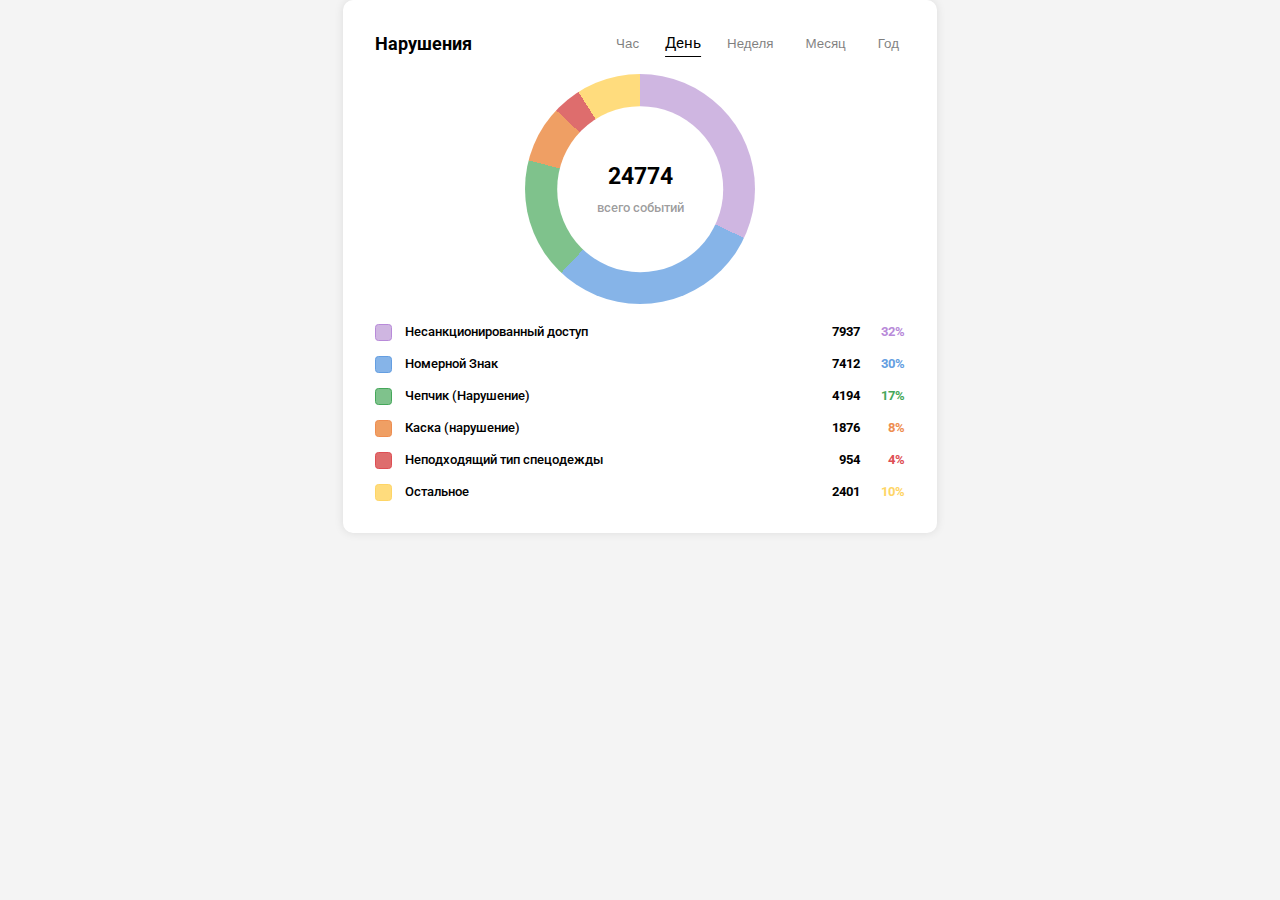
<file: chart/index.html>
<!DOCTYPE html>
<html lang="ru">

<head>
    <meta charset="UTF-8">
    <meta name="viewport" content="width=device-width, initial-scale=1.0">
    <title>Круговая диаграмма нарушений</title>
    <link rel="preconnect" href="https://fonts.googleapis.com">
    <link rel="preconnect" href="https://fonts.gstatic.com" crossorigin>
    <link href="https://fonts.googleapis.com/css2?family=Roboto:ital,wght@0,100;0,300;0,400;0,500;0,700;0,900;1,100;1,
        300;1,400;1,500;1,700;1,900&display=swap" rel="stylesheet">
    <link rel="stylesheet" href="styles.css">
</head>

<body>
    <div class="container">
        <article class="card">
            <header class="card__header">
                <h1 class="card__headerTitle">Нарушения</h1>
                <ul class="card__tabList">
                    <li class="card__tabItem"><button class="card__tabButton">Час</button></li>
                    <li class="card__tabItem card__tabItem--active">
                        <buttonclass="card__tabButton">День</buttonclass=>
                    </li>
                    <li class="card__tabItem"><button class="card__tabButton">Неделя</button></li>
                    <li class="card__tabItem"><button class="card__tabButton">Месяц</button></li>
                    <li class="card__tabItem"><button class="card__tabButton">Год</button></li>
                </ul>
            </header>
            <div class="card__content">
                <div class="chart">
                    <div class="chart__donat"></div>
                    <div class="chart__totalEvents">24774
                        <p class="chart__totalEventsText">всего событий</p>
                    </div>
                </div>
                <ul class="legend">
                    <li class="legend__item isLilac">
                        <div class="legend__itemTitle">Несанкционированный доступ</div>
                        <p class="legend__itemEvents">7937</p>
                        <p class="legend__itemPercentage ">32%</p>
                    </li>
                    <li class="legend__item isBlue">
                        <p class="legend__itemTitle">Номерной Знак</p>
                        <p class="legend__itemEvents">7412</p>
                        <p class="legend__itemPercentage ">30%</p>
                    </li>
                    <li class="legend__item isGreen">
                        <p class="legend__itemTitle">Чепчик (Нарушение)</p>
                        <p class="legend__itemEvents">4194</p>
                        <p class="legend__itemPercentage ">17%</p>
                    </li>
                    <li class="legend__item isOrange">
                        <p class="legend__itemTitle">Каска (нарушение)</p>
                        <p class="legend__itemEvents">1876</p>
                        <p class="legend__itemPercentage ">8%</p>
                    </li>
                    <li class="legend__item isRed">
                        <p class="legend__itemTitle">Неподходящий тип спецодежды</p>
                        <p class="legend__itemEvents">954</p>
                        <p class="legend__itemPercentage ">4%</p>
                    </li>
                    <li class="legend__item isYellow">
                        <p class="legend__itemTitle">Остальное</p>
                        <p class="legend__itemEvents">2401</p>
                        <p class="legend__itemPercentage">10%</p>
                    </li>
                </ul>
            </div>
        </article>
    </div>
</body>

</html>
</file>
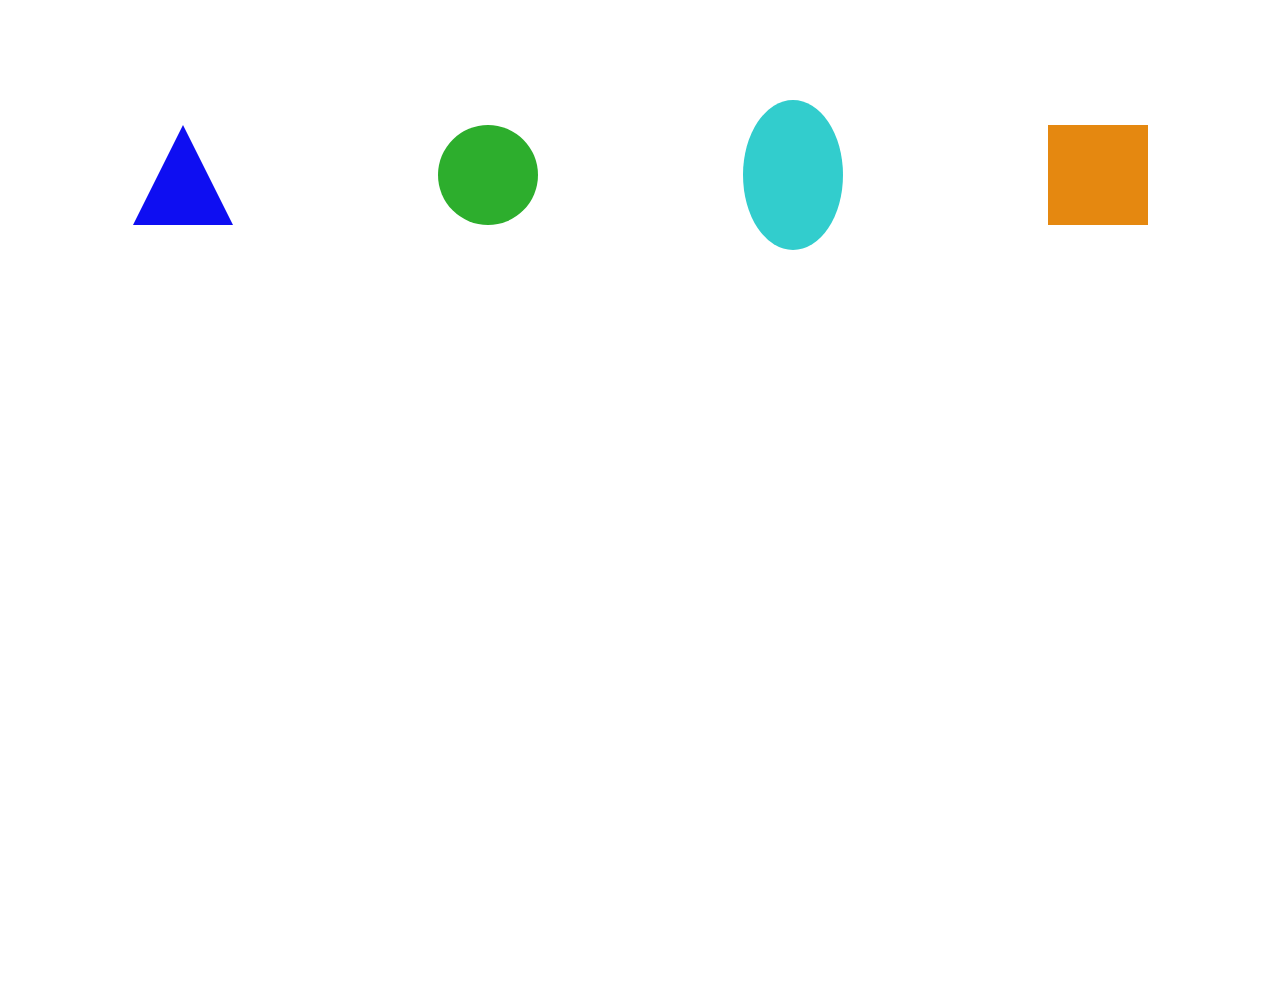
<file: figures/index.html>
<!DOCTYPE html>
<html>

<head>
    <meta charset="UTF-8">
    <meta name="viewport" content="width=device-width, initial-scale=1.0">
    <title>Figures</title>
    <link rel="stylesheet" href="styles.css">
</head>

<body>
    <div class="container">
        <div class="triangle"></div>
        <div class="circle"></div>
        <div class="oval"></div>
        <div class="square"></div>
    </div>
</body>

</html>
</file>
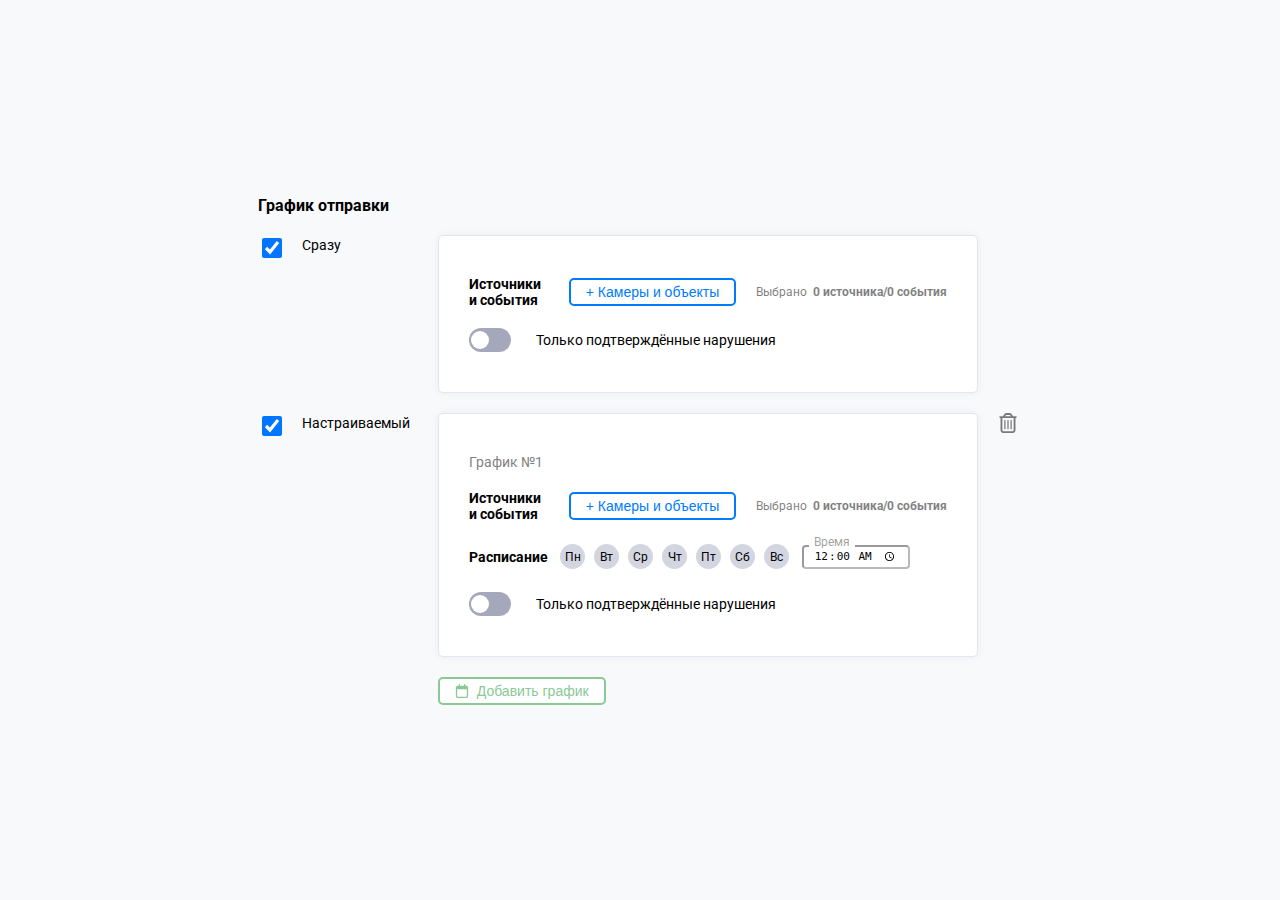
<file: form/index.html>
<!DOCTYPE html>
<html lang="ru">

<head>
    <meta charset="UTF-8">
    <meta name="viewport" content="width=device-width, initial-scale=1.0">
    <title>Форма с графиком отправки</title>
    <link rel="preconnect" href="https://fonts.googleapis.com">
    <link rel="preconnect" href="https://fonts.gstatic.com" crossorigin>
    <link href="https://fonts.googleapis.com/css2?family=Roboto:ital,wght@0,100;0,300;0,400;0,500;0,700;0,900;1,100;1,
            300;1,400;1,500;1,700;1,900&display=swap" rel="stylesheet">
    <link rel="stylesheet" href="styles.css">
</head>

<body>
    <div class="container">
        <form class="form">
            <h1 class="form__title">График отправки</h1>
            <div class="grid-container">

                <div class="defaultCheckbox">
                    <input class="defaultCheckbox__input" type="checkbox" id="sendNow" checked>
                    <label class="defaultCheckbox__label" for="sendNow">Сразу</label>
                </div>

                <div class="card">
                    <div class="sources">
                        <p class="sources__title">Источники и события</p>
                        <button type="button" class="sources__button">+ Камеры и объекты</button>
                        <p class="sources__selected">Выбрано &nbsp;<span class="sources__selectedInfo">0 источника/0
                                события
                            </span>
                        </p>
                    </div>
                    <label class="customCheckbox">
                        <input type="checkbox" class="customCheckbox__input">
                        <span class="customCheckbox__body">
                        </span>
                        <span class="customCheckbox__title">Только подтверждённые
                            нарушения</span>
                    </label>
                </div>

                <div class="defaultCheckbox">
                    <input class="defaultCheckbox__input" type="checkbox" id="custom" checked>
                    <label class="defaultCheckbox__label" for="custom">Настраиваемый</label>
                </div>

                <div class="card">
                    <p class="card__title">График №1</p>
                    <div class="sources">
                        <p class="sources__title">Источники и события</p>
                        <button type="button" class="sources__button">+ Камеры и объекты</button>
                        <p class="sources__selected">Выбрано &nbsp;<span class="sources__selectedInfo">0 источника/0
                                события
                            </span>
                        </p>
                    </div>
                    <div class="schedule">
                        <p class="schedule__title">Расписание</p>
                        <ul class="schedule__days">
                            <li class="schedule__day">
                                <input class="schedule__input" name="Monday" type="checkbox" id="mon">
                                <label class="schedule__label" for="mon">Пн</label>
                            </li>
                            <li class="schedule__day">
                                <input class="schedule__input" name="Tuesday" type="checkbox" id="tue">
                                <label class="schedule__label" for="tue">Вт</label>
                            </li>
                            <li class="schedule__day">
                                <input class="schedule__input" name="Wednesday" type="checkbox" id="wed">
                                <label class="schedule__label" for="wed">Ср</label>
                            </li>
                            <li class="schedule__day">
                                <input class="schedule__input" name="Thursday" type="checkbox" id="thu">
                                <label class="schedule__label" for="thu">Чт</label>
                            </li>
                            <li class="schedule__day">
                                <input class="schedule__input" name="Friday" type="checkbox" id="fri">
                                <label class="schedule__label" for="fri">Пт</label>
                            </li>
                            <li class="schedule__day">
                                <input class="schedule__input" name="Saturday" type="checkbox" id="sat">
                                <label class="schedule__label" for="sat">Сб</label>
                            </li>
                            <li class="schedule__day">
                                <input class="schedule__input" name="Sunday" type="checkbox" id="sun">
                                <label class="schedule__label" for="sun">Вс</label>
                            </li>
                        </ul>
                        <div class="time">
                            <input class="time__input" type="time" name="time" id="time" value="00:00">
                            <label class="time__title" for="time">Время</label>
                        </div>
                    </div>
                    <label class="customCheckbox">
                        <input type="checkbox" class="customCheckbox__input">
                        <span class="customCheckbox__body">
                        </span>
                        <span class="customCheckbox__title">Только подтверждённые
                            нарушения</span>
                    </label>

                </div>

                <button class="trash-button">
                    <svg class="trash" xmlns="http://www.w3.org/2000/svg" viewBox="0 0 448 512">
                        <path
                            d="M170.5 51.6L151.5 80h145l-19-28.4c-1.5-2.2-4-3.6-6.7-3.6H177.1c-2.7 0-5.2 1.3-6.7 3.6zm147-26.6L354.2 80H368h48 8c13.3 0 24 10.7 24 24s-10.7 24-24 24h-8V432c0 44.2-35.8 80-80 80H112c-44.2 0-80-35.8-80-80V128H24c-13.3 0-24-10.7-24-24S10.7 80 24 80h8H80 93.8l36.7-55.1C140.9 9.4 158.4 0 177.1 0h93.7c18.7 0 36.2 9.4 46.6 24.9zM80 128V432c0 17.7 14.3 32 32 32H336c17.7 0 32-14.3 32-32V128H80zm80 64V400c0 8.8-7.2 16-16 16s-16-7.2-16-16V192c0-8.8 7.2-16 16-16s16 7.2 16 16zm80 0V400c0 8.8-7.2 16-16 16s-16-7.2-16-16V192c0-8.8 7.2-16 16-16s16 7.2 16 16zm80 0V400c0 8.8-7.2 16-16 16s-16-7.2-16-16V192c0-8.8 7.2-16 16-16s16 7.2 16 16z" />
                    </svg>
                </button>

                <button class="add-button">
                    <svg class="add-button__calendar" xmlns="http://www.w3.org/2000/svg" viewBox="0 0 448 512">
                        <path
                            d="M152 24c0-13.3-10.7-24-24-24s-24 10.7-24 24V64H64C28.7 64 0 92.7 0 128v16 48V448c0 35.3 28.7 64 64 64H384c35.3 0 64-28.7 64-64V192 144 128c0-35.3-28.7-64-64-64H344V24c0-13.3-10.7-24-24-24s-24 10.7-24 24V64H152V24zM48 192H400V448c0 8.8-7.2 16-16 16H64c-8.8 0-16-7.2-16-16V192z" />
                    </svg>
                    Добавить график
                </button>

            </div>
        </form>
    </div>

</body>

</html>
</file>
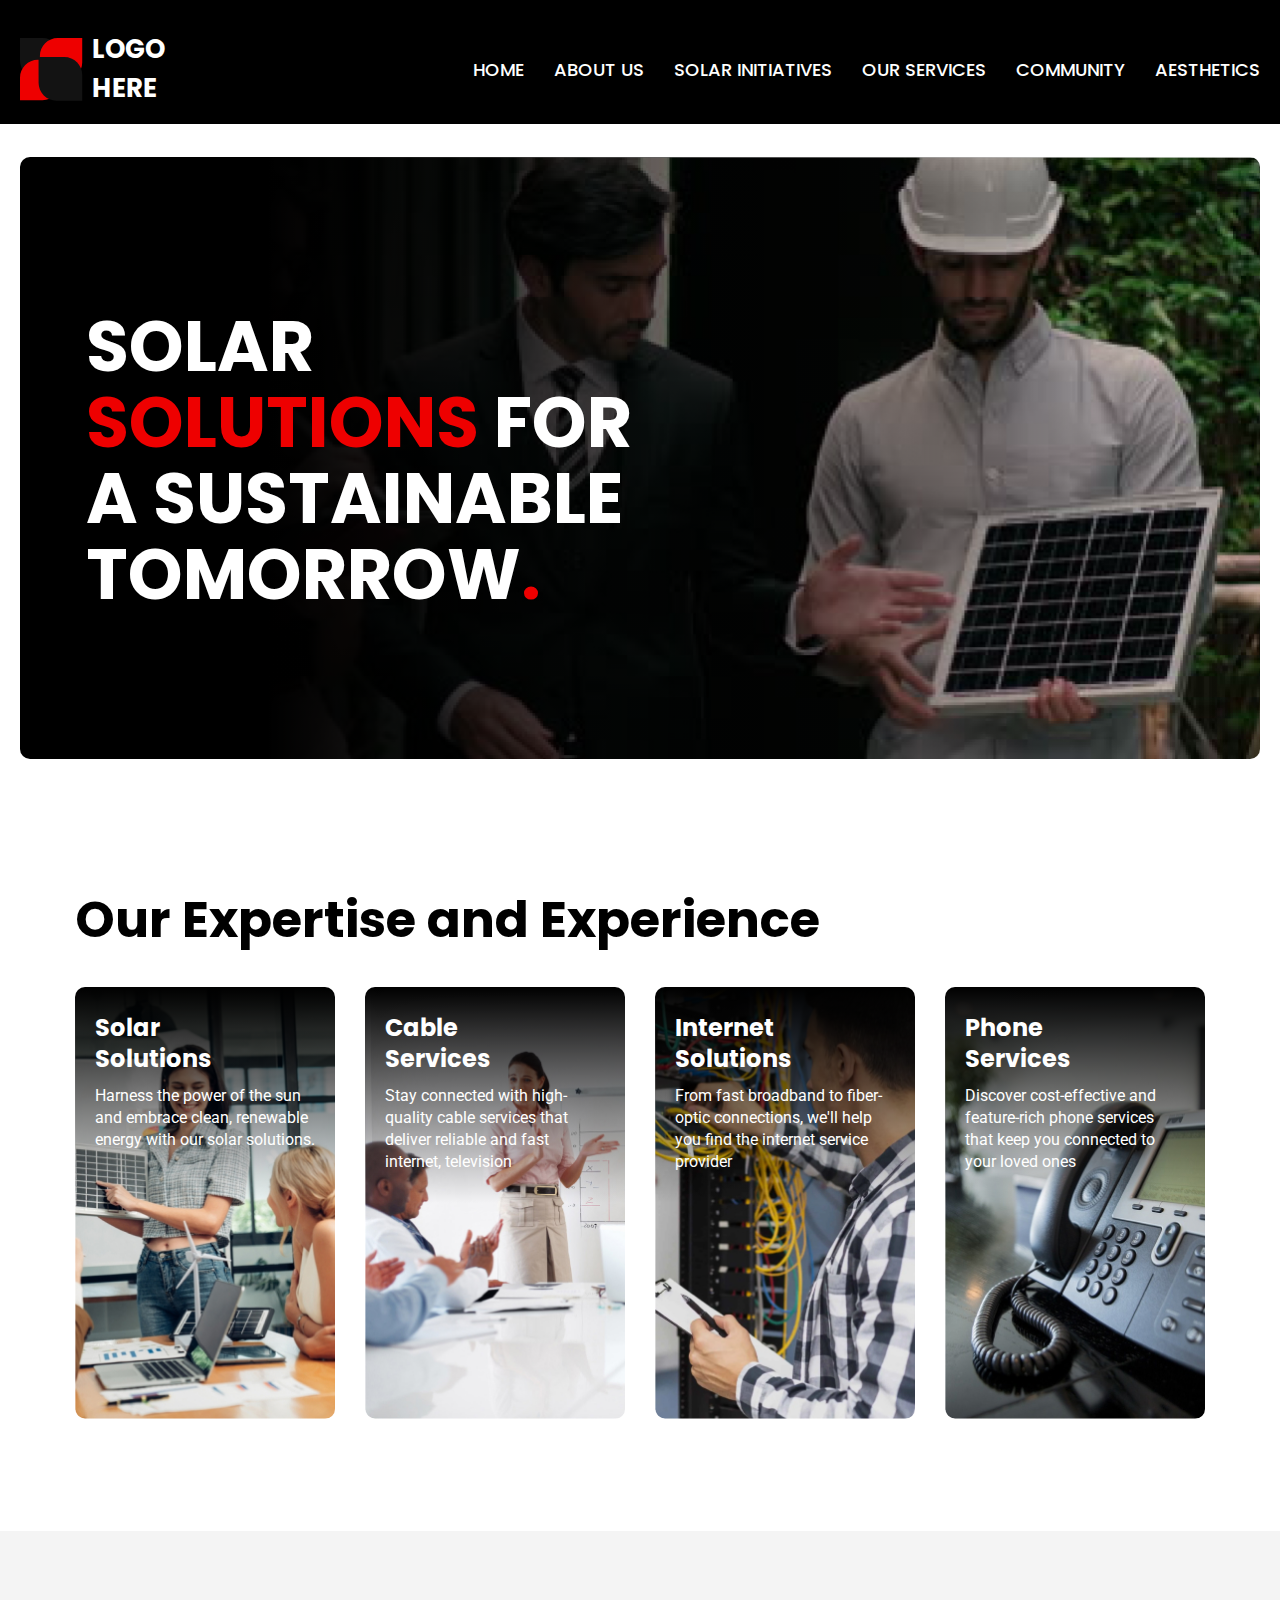
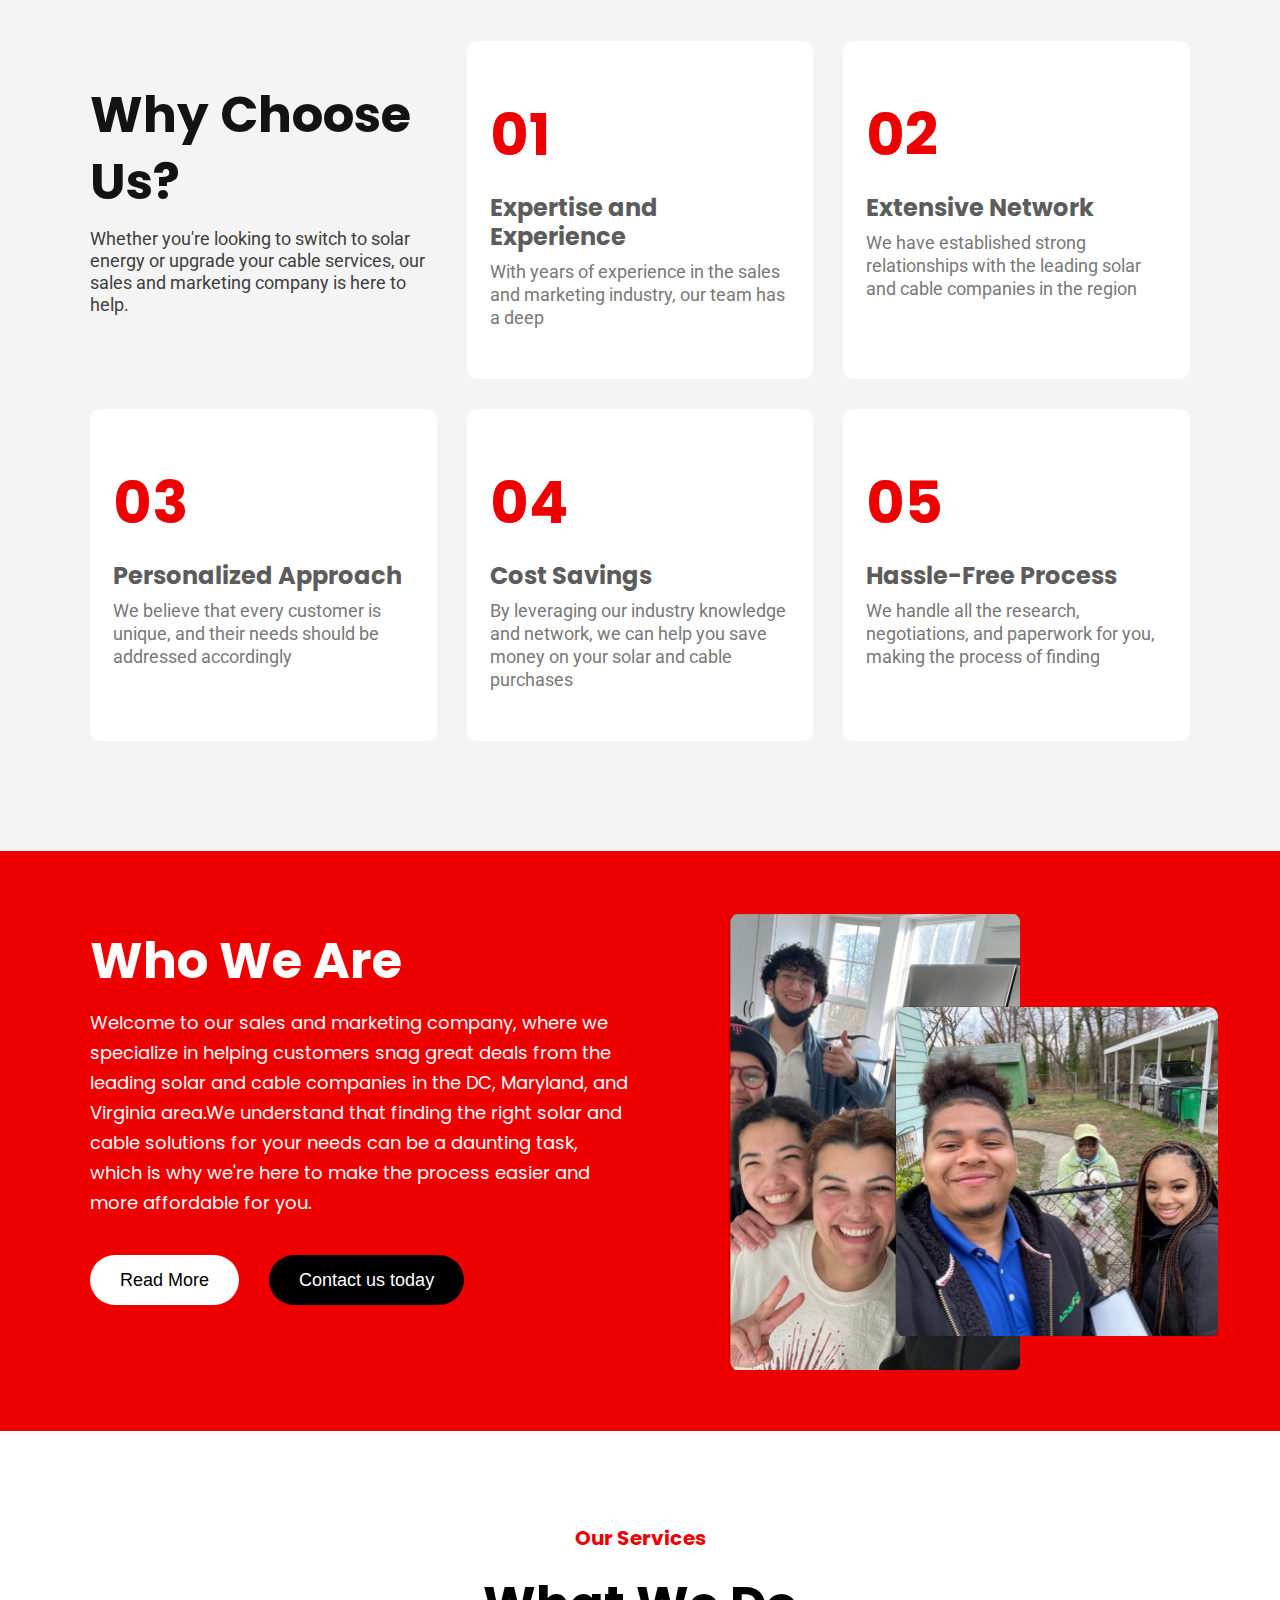
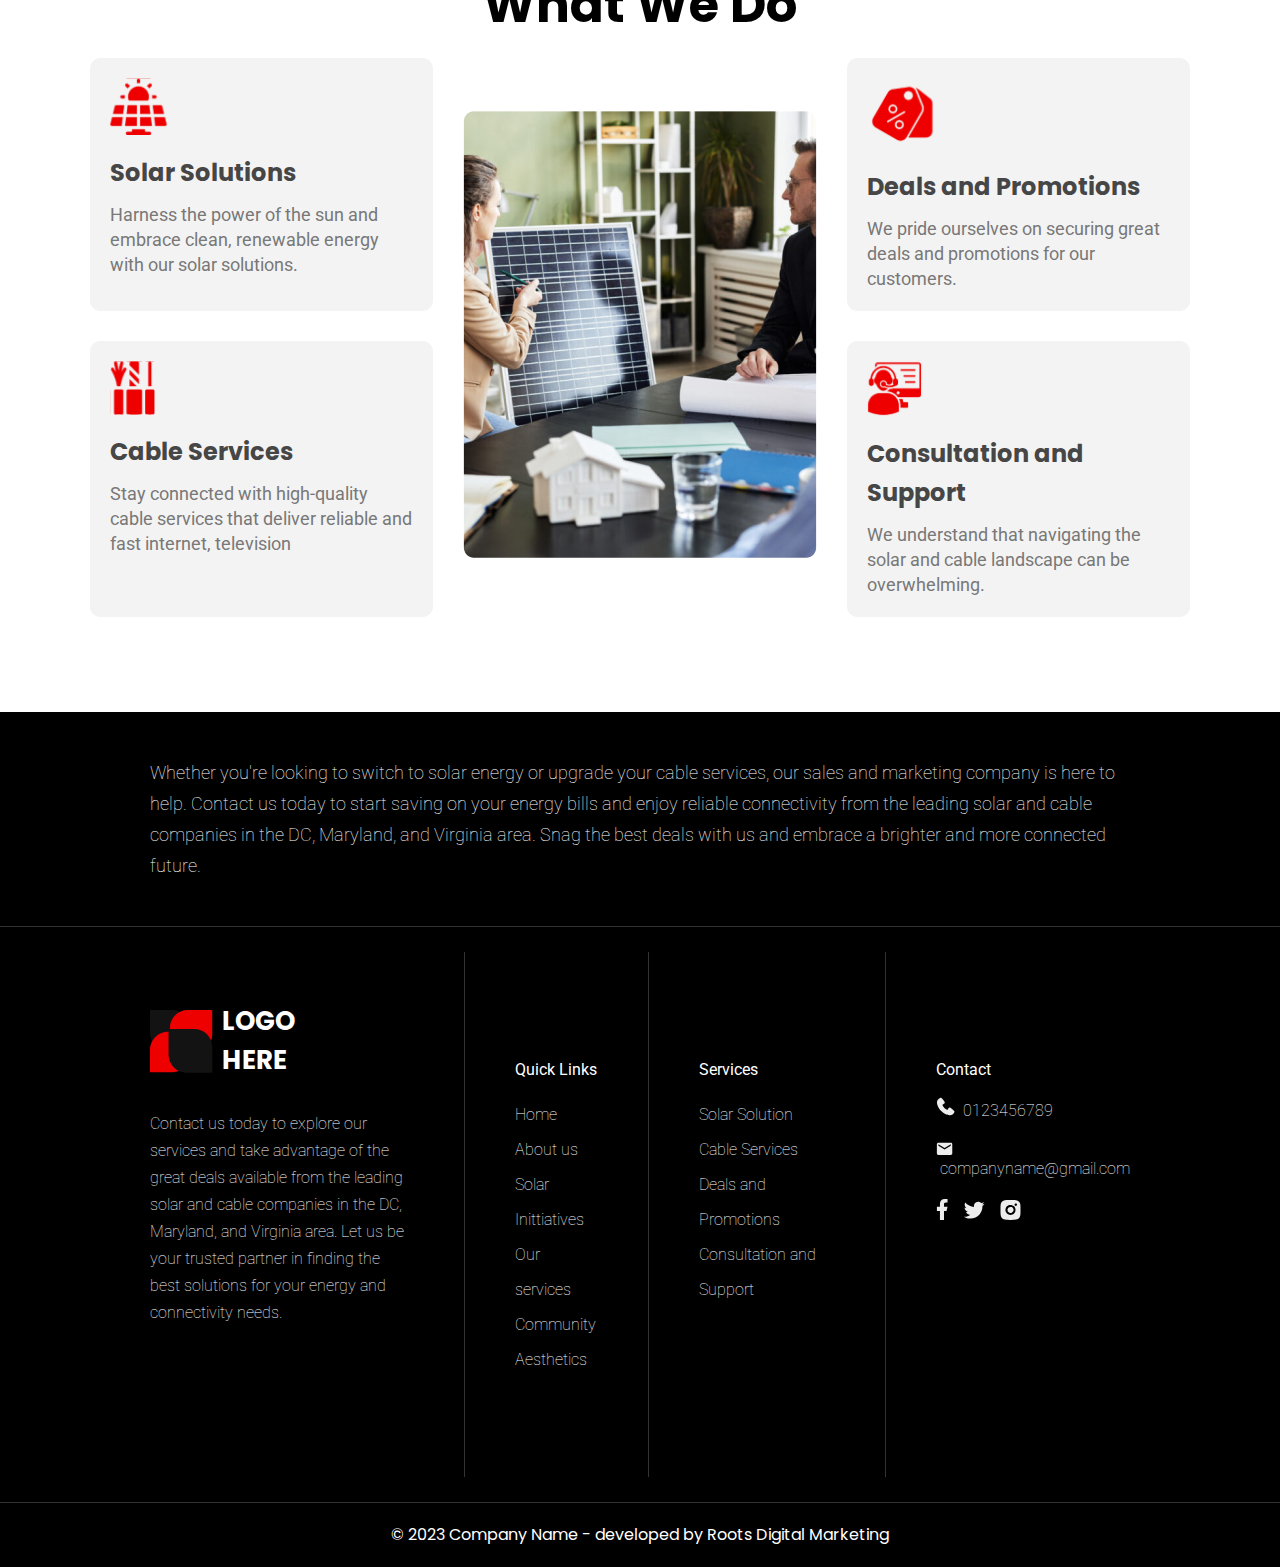
<file: landing1/index.html>
<!DOCTYPE html>
<html lang="en">

<head>
    <meta charset="UTF-8">
    <meta name="viewport" content="width=device-width, initial-scale=1.0">
    <title>Document</title>
    <link rel="preconnect" href="https://fonts.googleapis.com">
    <link rel="preconnect" href="https://fonts.gstatic.com" crossorigin>
    <link
        href="https://fonts.googleapis.com/css2?family=Poppins:ital,wght@0,100;0,200;0,300;0,400;0,500;0,600;0,700;0,800;0,900;1,100;1,200;1,300;1,400;1,500;1,600;1,700;1,800;1,900&family=Roboto:ital,wght@0,100;0,300;0,400;0,500;0,700;0,900;1,100;1,300;1,400;1,500;1,700;1,900&display=swap"
        rel="stylesheet">
    <link rel="stylesheet" href="styles.css">
</head>

<body>

    <header class="header">
        <div class="container">
            <div class="logo">
                <div class="logo__img">
                    <a class="logo__link" href="#">
                        <img src="assets/Group 1.svg" alt="Logo">
                    </a>
                </div>
                <p class="logo__title">LOGO HERE</p>
            </div>

            <nav class="header__menu">
                <ul class="header__menuList">
                    <li class="header__menuItem">
                        <a class="header__link" href="#">HOME</a>
                    </li>
                    <li class="header__menuItem">
                        <a href="#">ABOUT US</a>
                    </li>
                    <li class="header__menuItem">
                        <a href="#">SOLAR INITIATIVES</a>
                    </li>
                    <li class="header__menuItem">
                        <a href="#">OUR SERVICES</a>
                    </li>
                    <li class="header__menuItem">
                        <a href="#">COMMUNITY</a>
                    </li>
                    <li class="header__menuItem">
                        <a href="#">AESTHETICS</a>
                    </li>
                </ul>
            </nav>
        </div>

    </header>

    <main class="main">
        <div class="container-main">
            <section class="promo">

                <h1 class="promo__text">SOLAR
                    <span class="promo__text--red">SOLUTIONS</span>
                    FOR A SUSTAINABLE TOMORROW<span class="promo__text--red">.</span>
                </h1>

            </section>
            <section class="expertise">

                <h2 class="expertise__header">Our Expertise and Experience</h2>
                <ul class="expertise__list">
                    <li class="expertise__listItem expertise__listItem--solar">
                        <h3 class="expertise__title">Solar Solutions</h3>
                        <p class="expertise__description">Harness the power of the sun and embrace clean, renewable
                            energy
                            with our solar solutions.</p>
                    </li>
                    <li class="expertise__listItem expertise__listItem--cable">
                        <h3 class="expertise__title">Cable Services</h3>
                        <p class="expertise__description">Stay connected with high-quality cable services that
                            deliver
                            reliable and fast internet, television</p>
                    </li>
                    <li class="expertise__listItem expertise__listItem--internet">
                        <h3 class="expertise__title">Internet Solutions</h3>
                        <p class="expertise__description">From fast broadband to fiber-optic connections, we'll help
                            you
                            find
                            the internet service provider</p>
                    </li>
                    <li class="expertise__listItem expertise__listItem--phone">
                        <h3 class="expertise__title">Phone Services</h3>
                        <p class="expertise__description">Discover cost-effective and feature-rich phone services
                            that
                            keep
                            you connected to your loved ones</p>
                    </li>
                </ul>

            </section>
            <section class="advantages">
                <div class="advantages__title">
                    <h2 class="advantages__header">Why Choose Us?</h2>
                    <p class="advantages__description">Whether you're looking to switch to solar energy or upgrade your
                        cable services, our sales and marketing company is here
                        to help.</p>
                </div>
                <div class="advantages__card">
                    <p class="advantages__cardNumber">01</p>
                    <h3 class="advantages__cardTitle">Expertise and Experience</h3>
                    <p class="advantages__cardDescription">With years of experience in the sales and marketing
                        industry,
                        our team has a deep</p>
                </div>
                <div class="advantages__card">
                    <p class="advantages__cardNumber">02</p>
                    <h3 class="advantages__cardTitle">Extensive Network</h3>
                    <p class="advantages__cardDescription">We have established strong relationships with the leading
                        solar
                        and cable companies in the region</p>
                </div>
                <div class="advantages__card">
                    <p class="advantages__cardNumber">03</p>
                    <h3 class="advantages__cardTitle">Personalized Approach</h3>
                    <p class="advantages__cardDescription">We believe that every customer is unique, and their needs
                        should
                        be addressed accordingly</p>
                </div>
                <div class="advantages__card">
                    <p class="advantages__cardNumber">04</p>
                    <h3 class="advantages__cardTitle">Cost Savings</h3>
                    <p class="advantages__cardDescription">By leveraging our industry knowledge and network, we can
                        help
                        you save money on your solar and cable purchases</p>
                </div>
                <div class="advantages__card">
                    <p class="advantages__cardNumber">05</з>
                    <h3 class="advantages__cardTitle">Hassle-Free Process</h3>
                    <p class="advantages__cardDescription">We handle all the research, negotiations, and paperwork for
                        you,
                        making the process of finding</p>
                </div>
            </section>
            <section class="about">
                <div class="about__info">
                    <h2 class="about__header">Who We Are</h2>
                    <p class="about__description">Welcome to our sales and marketing company, where we specialize in
                        helping
                        customers snag great deals from the leading
                        solar and cable companies in the DC, Maryland, and Virginia area.We understand that finding the
                        right solar and cable
                        solutions for your needs can be a daunting task, which is why we're here to make the process
                        easier
                        and more affordable
                        for you.</p>
                    <div class="about__btns">
                        <button class="about__btnMore">Read More</button>
                        <button class="about__btnContact">Contact us today</button>
                    </div>
                </div>
                <div class="about__photo">
                    <img src="/landing1/assets/about1.png" alt="About photo" class="about__photoLeft">
                    <img src="/landing1/assets/about2.png" alt="About photo" class="about__photoRight">
                </div>
            </section>
            <section class="services">
                <h4 class="services__title">Our Services</h4>
                <h3 class="services__subtitle">What We Do</h3>
                <div class="services__cards">
                    <div class="services__card">
                        <div class="services__logo"><svg width="57" height="58" viewBox="0 0 57 58" fill="none"
                                xmlns="http://www.w3.org/2000/svg" xmlns:xlink="http://www.w3.org/1999/xlink">
                                <mask id="mask0_1_48" style="mask-type:alpha" maskUnits="userSpaceOnUse" x="0" y="0"
                                    width="57" height="58">
                                    <rect x="0.330078" y="0.693604" width="56.3217" height="56.3217"
                                        fill="url(#pattern0_1_48)" />
                                </mask>
                                <g mask="url(#mask0_1_48)">
                                    <rect x="-5.08813" y="-6.70947" width="67.1581" height="71.128" fill="#EE0000" />
                                </g>
                                <defs>
                                    <pattern id="pattern0_1_48" patternContentUnits="objectBoundingBox" width="1"
                                        height="1">
                                        <use xlink:href="#image0_1_48" transform="scale(0.00195312)" />
                                    </pattern>
                                    <image id="image0_1_48" width="512" height="512"
                                        xlink:href="[data-uri]" />
                                </defs>
                            </svg></div>
                        <p class="services__cardTitle">Solar Solutions</p>
                        <p class="services__cardDescription">Harness the power of the sun and embrace clean, renewable
                            energy with our solar solutions.</p>
                    </div>
                    <div class="services__card">
                        <div class="services__logo"><svg width="71" height="72" viewBox="0 0 71 72" fill="none"
                                xmlns="http://www.w3.org/2000/svg" xmlns:xlink="http://www.w3.org/1999/xlink">
                                <mask id="mask0_1_45" style="mask-type:alpha" maskUnits="userSpaceOnUse" x="0" y="0"
                                    width="71" height="72">
                                    <rect x="0.181641" y="0.686768" width="70.3354" height="70.3354"
                                        fill="url(#pattern0_1_45)" />
                                </mask>
                                <g mask="url(#mask0_1_45)">
                                    <rect x="4.42041" y="4.72656" width="66.0967" height="61.1504" fill="#EE0000" />
                                </g>
                                <defs>
                                    <pattern id="pattern0_1_45" patternContentUnits="objectBoundingBox" width="1"
                                        height="1">
                                        <use xlink:href="#image0_1_45" transform="scale(0.00195312)" />
                                    </pattern>
                                    <image id="image0_1_45" width="512" height="512"
                                        xlink:href="[data-uri]" />
                                </defs>
                            </svg>
                        </div>
                        <p class="services__cardTitle">Deals and Promotions</p>
                        <p class="services__cardDescription">We pride ourselves on securing great deals and promotions
                            for our customers.</p>
                    </div>

                    <div class="services__card--img">
                        <div class="services__img">
                            <img src="./assets/services-img.jpg" alt="services img">
                        </div>
                    </div>

                    <div class="services__card">
                        <div class="services__logo"><svg width="46" height="54" viewBox="0 0 46 54" fill="none"
                                xmlns="http://www.w3.org/2000/svg" xmlns:xlink="http://www.w3.org/1999/xlink">
                                <mask id="mask0_1_42" style="mask-type:alpha" maskUnits="userSpaceOnUse" x="0" y="0"
                                    width="46" height="54">
                                    <rect x="0.365234" y="0.379883" width="44.7544" height="53.2002"
                                        fill="url(#pattern0_1_42)" />
                                </mask>
                                <g mask="url(#mask0_1_42)">
                                    <rect x="-3.94012" y="-6.61328" width="53.3652" height="67.1859" fill="#EE0000" />
                                </g>
                                <defs>
                                    <pattern id="pattern0_1_42" patternContentUnits="objectBoundingBox" width="1"
                                        height="1">
                                        <use xlink:href="#image0_1_42"
                                            transform="matrix(0.00232171 0 0 0.00195312 -0.0943572 0)" />
                                    </pattern>
                                    <image id="image0_1_42" width="512" height="512"
                                        xlink:href="[data-uri]" />
                                </defs>
                            </svg></div>
                        <p class="services__cardTitle">Cable Services</p>
                        <p class="services__cardDescription">Stay connected with high-quality cable services that
                            deliver
                            reliable and fast internet, television</p>
                    </div>
                    <div class="services__card">
                        <div class="services__logo"><svg width="55" height="56" viewBox="0 0 55 56" fill="none"
                                xmlns="http://www.w3.org/2000/svg" xmlns:xlink="http://www.w3.org/1999/xlink">
                                <mask id="mask0_1_51" style="mask-type:alpha" maskUnits="userSpaceOnUse" x="0" y="0"
                                    width="55" height="56">
                                    <rect x="0.181641" y="0.268066" width="54.7766" height="54.7766"
                                        fill="url(#pattern0_1_51)" />
                                </mask>
                                <g mask="url(#mask0_1_51)">
                                    <rect x="-5.08788" y="-6.93176" width="65.3157" height="69.1767" fill="#EE0000" />
                                </g>
                                <defs>
                                    <pattern id="pattern0_1_51" patternContentUnits="objectBoundingBox" width="1"
                                        height="1">
                                        <use xlink:href="#image0_1_51" transform="scale(0.00195312)" />
                                    </pattern>
                                    <image id="image0_1_51" width="512" height="512"
                                        xlink:href="[data-uri]" />
                                </defs>
                            </svg>
                        </div>
                        <p class="services__cardTitle">Consultation and Support</p>
                        <p class="services__cardDescription">We understand that navigating the solar and cable
                            landscape
                            can be overwhelming.</p>
                    </div>
                </div>
            </section>
        </div>
    </main>
    <footer class="footer">
        <p class="footer__description">Whether you're looking to switch to solar energy or upgrade your cable
            services,
            our sales and marketing company is here
            to help. Contact us today to start saving on your energy bills and enjoy reliable connectivity from the
            leading solar
            and cable companies in the DC, Maryland, and Virginia area. Snag the best deals with us and embrace a
            brighter and more
            connected future.</p>
        <div class="footer__body">
            <div class="footer__logo">
                <div class="logo">
                    <div class="logo__img">
                        <img src="assets/Group 1.svg" alt="Logo">
                    </div>
                    <p class="logo__title">LOGO HERE</p>
                </div>
                <p class="footer__logoDescription">Contact us today to explore our services and take advantage of
                    the
                    great
                    deals available from the leading solar and
                    cable companies in the DC, Maryland, and Virginia area. Let us be your trusted partner in
                    finding
                    the
                    best solutions for
                    your energy and connectivity needs.</p>
            </div>
            <div class="footer__links">
                <p class="footer__title">Quick Links</p>
                <ul class="footer__list">
                    <li class="footer__link"><a href="#">Home</a></li>
                    <li class="footer__link"><a href="#">About us</a></li>
                    <li class="footer__link"><a href="#">Solar Inittiatives</a></li>
                    <li class="footer__link"><a href="#">Our services</a></li>
                    <li class="footer__link"><a href="#">Community</a></li>
                    <li class="footer__link"><a href="#">Aesthetics</a></li>
                </ul>
            </div>
            <div class="footer__links">
                <p class="footer__title">Services</p>
                <ul class="footer__list">
                    <li class="footer__link"><a href="#">Solar Solution</a></li>
                    <li class="footer__link"><a href="#">Cable Services</a></li>
                    <li class="footer__link"><a href="#">Deals and Promotions</a></li>
                    <li class="footer__link"><a href="#">Consultation and Support</a></li>
                </ul>
            </div>
            <div class="footer__links">
                <p class="footer__title">Contact</p>
                <p class="phone">

                    <a href="tel:0123456789"><svg width="19" height="19" viewBox="0 0 19 19"
                            xmlns="http://www.w3.org/2000/svg">
                            <path fill-rule="evenodd" clip-rule="evenodd"
                                d="M13.8186 18.269C12.5586 18.2226 8.9877 17.7291 5.24795 13.9902C1.50907 10.2505 1.01645 6.6805 0.969196 5.41962C0.899196 3.49812 2.37095 1.63175 4.07107 0.902874C4.2758 0.81447 4.5 0.780812 4.72166 0.805202C4.94332 0.829593 5.15484 0.911194 5.33545 1.042C6.73545 2.06225 7.70145 3.60575 8.53095 4.81937C8.71346 5.08601 8.79149 5.41048 8.75018 5.73095C8.70887 6.05141 8.55111 6.34548 8.30695 6.55712L6.59982 7.825C6.51735 7.88456 6.45929 7.97202 6.43644 8.07116C6.41359 8.17029 6.42749 8.27435 6.47557 8.364C6.86232 9.06662 7.55007 10.1131 8.33757 10.9006C9.12595 11.6881 10.2214 12.4214 10.9731 12.8519C11.0673 12.9048 11.1782 12.9196 11.283 12.8932C11.3879 12.8668 11.4786 12.8013 11.5366 12.7101L12.6478 11.0187C12.8521 10.7474 13.1535 10.5656 13.4889 10.5114C13.8242 10.4573 14.1675 10.535 14.4468 10.7282C15.6779 11.5805 17.1147 12.5299 18.1664 13.8765C18.3079 14.0584 18.3978 14.275 18.4269 14.5036C18.456 14.7321 18.4232 14.9643 18.3318 15.1759C17.5994 16.8848 15.7462 18.3399 13.8186 18.269Z"
                                fill="#EDEDED" />
                        </svg>
                        &nbsp;0123456789</a>
                </p>
                <p class="email">

                    <a href="mailto:companyname@gmail.com"><svg width="17" height="13" viewBox="0 0 17 13" fill="none"
                            xmlns="http://www.w3.org/2000/svg">
                            <path
                                d="M14.7289 3.72085L8.5716 7.56915L2.41432 3.72085V2.18153L8.5716 6.02983L14.7289 2.18153M14.7289 0.642212H2.41432C1.56 0.642212 0.875 1.32721 0.875 2.18153V11.4175C0.875 11.8257 1.03718 12.2172 1.32586 12.5059C1.61453 12.7946 2.00607 12.9568 2.41432 12.9568H14.7289C15.1371 12.9568 15.5287 12.7946 15.8173 12.5059C16.106 12.2172 16.2682 11.8257 16.2682 11.4175V2.18153C16.2682 1.77328 16.106 1.38175 15.8173 1.09307C15.5287 0.80439 15.1371 0.642212 14.7289 0.642212Z"
                                fill="#EDEDED" />
                        </svg>
                        &nbsp;companyname@gmail.com</a>
                </p>
                <p class="socialNet">
                    <a class="facebook" href="#"><svg width="12" height="23" viewBox="0 0 12 23" fill="none"
                            xmlns="http://www.w3.org/2000/svg">
                            <path
                                d="M7.98873 13.0484H10.5142L11.5244 8.81529H7.98873V6.69873C7.98873 5.6087 7.98873 4.58216 10.0091 4.58216H11.5244V1.02633C11.195 0.980827 9.95151 0.878174 8.63828 0.878174C5.89564 0.878174 3.94802 2.63175 3.94802 5.8521V8.81529H0.91748V13.0484H3.94802V22.0438H7.98873V13.0484Z"
                                fill="#EDEDED" />
                        </svg></a>

                    <a href="#"><svg width="22" height="18" viewBox="0 0 22 18" fill="none"
                            xmlns="http://www.w3.org/2000/svg">
                            <path
                                d="M7.31049 17.5526C15.1527 17.5526 19.4426 11.0547 19.4426 5.42954C19.4426 5.24771 19.4426 5.06328 19.4348 4.88145C20.27 4.27684 20.9908 3.52829 21.5635 2.67089C20.7834 3.01488 19.9566 3.24159 19.1101 3.34367C20.0018 2.81069 20.6696 1.97209 20.9895 0.983745C20.1517 1.48005 19.2348 1.82845 18.2789 2.01369C17.6362 1.32926 16.7858 0.875838 15.8593 0.72367C14.9329 0.571502 13.9821 0.729078 13.1542 1.17199C12.3264 1.6149 11.6677 2.31843 11.2802 3.1736C10.8927 4.02877 10.798 4.98786 11.0108 5.90231C9.3155 5.8173 7.65703 5.3769 6.14292 4.60966C4.62882 3.84243 3.29289 2.7655 2.22179 1.44872C1.67803 2.38786 1.51209 3.49874 1.75766 4.55579C2.00322 5.61284 2.64189 6.53681 3.54397 7.14006C2.86799 7.1171 2.20688 6.93558 1.61395 6.61015V6.6686C1.61511 7.65242 1.95593 8.60566 2.57879 9.3672C3.20165 10.1287 4.06835 10.6519 5.03239 10.8481C4.66647 10.9489 4.28848 10.9992 3.90893 10.9975C3.64136 10.9983 3.37432 10.9735 3.11147 10.9235C3.38394 11.7704 3.91448 12.5108 4.62879 13.0411C5.34309 13.5715 6.20539 13.8651 7.09489 13.8808C5.58381 15.0677 3.71723 15.7114 1.79578 15.7083C1.45721 15.7097 1.11887 15.6902 0.782715 15.6498C2.73288 16.8931 4.99771 17.5533 7.31049 17.5526Z"
                                fill="#EDEDED" />
                        </svg></a>

                    <a href="#"><svg width="21" height="21" viewBox="0 0 21 21" fill="none"
                            xmlns="http://www.w3.org/2000/svg">
                            <path
                                d="M11.528 0.879404C12.2577 0.876604 12.9875 0.883938 13.717 0.901404L13.911 0.908404C14.135 0.916404 14.356 0.926404 14.623 0.938404C15.687 0.988404 16.413 1.1564 17.05 1.4034C17.71 1.6574 18.266 2.0014 18.822 2.5574C19.3304 3.05701 19.7238 3.66135 19.975 4.3284C20.222 4.9654 20.39 5.6924 20.44 6.7564C20.452 7.0224 20.462 7.2444 20.47 7.4684L20.476 7.6624C20.4938 8.3916 20.5014 9.121 20.499 9.8504L20.5 10.5964V11.9064C20.5025 12.6361 20.4948 13.3659 20.477 14.0954L20.471 14.2894C20.463 14.5134 20.453 14.7344 20.441 15.0014C20.391 16.0654 20.221 16.7914 19.975 17.4284C19.7246 18.0962 19.3311 18.701 18.822 19.2004C18.322 19.7087 17.7173 20.1022 17.05 20.3534C16.413 20.6004 15.687 20.7684 14.623 20.8184C14.356 20.8304 14.135 20.8404 13.911 20.8484L13.717 20.8544C12.9875 20.8722 12.2577 20.8798 11.528 20.8774L10.782 20.8784H9.473C8.74326 20.8809 8.01352 20.8732 7.284 20.8554L7.09 20.8494C6.85261 20.8408 6.61527 20.8308 6.378 20.8194C5.314 20.7694 4.588 20.5994 3.95 20.3534C3.28268 20.1027 2.67823 19.7092 2.179 19.2004C1.67004 18.7007 1.27622 18.096 1.025 17.4284C0.777997 16.7914 0.609997 16.0654 0.559997 15.0014C0.54886 14.7641 0.53886 14.5268 0.529997 14.2894L0.524997 14.0954C0.506561 13.3659 0.498227 12.6362 0.499997 11.9064V9.8504C0.497206 9.12101 0.50454 8.3916 0.521997 7.6624L0.528997 7.4684C0.536997 7.2444 0.546997 7.0224 0.558997 6.7564C0.608997 5.6914 0.776997 4.9664 1.024 4.3284C1.27537 3.66102 1.66996 3.05685 2.18 2.5584C2.67889 2.04916 3.28296 1.65498 3.95 1.4034C4.588 1.1564 5.313 0.988404 6.378 0.938404L7.09 0.908404L7.284 0.903404C8.01318 0.884977 8.74258 0.876643 9.472 0.878404L11.528 0.879404ZM10.5 5.8794C9.8375 5.87003 9.17975 5.99243 8.56497 6.23947C7.95019 6.48652 7.39064 6.85328 6.91884 7.31846C6.44704 7.78364 6.0724 8.33794 5.81668 8.94917C5.56097 9.56039 5.42929 10.2163 5.42929 10.8789C5.42929 11.5415 5.56097 12.1974 5.81668 12.8086C6.0724 13.4199 6.44704 13.9742 6.91884 14.4394C7.39064 14.9045 7.95019 15.2713 8.56497 15.5183C9.17975 15.7654 9.8375 15.8878 10.5 15.8784C11.8261 15.8784 13.0978 15.3516 14.0355 14.4139C14.9732 13.4763 15.5 12.2045 15.5 10.8784C15.5 9.55232 14.9732 8.28055 14.0355 7.34287C13.0978 6.40519 11.8261 5.8794 10.5 5.8794ZM10.5 7.8794C10.8985 7.87206 11.2945 7.9442 11.6648 8.09161C12.0351 8.23902 12.3723 8.45875 12.6568 8.73795C12.9412 9.01715 13.1672 9.35024 13.3214 9.71775C13.4757 10.0853 13.5552 10.4798 13.5553 10.8784C13.5553 11.277 13.476 11.6716 13.3218 12.0391C13.1677 12.4067 12.9418 12.7398 12.6575 13.0191C12.3731 13.2984 12.036 13.5183 11.6657 13.6658C11.2955 13.8133 10.8995 13.8856 10.501 13.8784C9.70535 13.8784 8.94229 13.5623 8.37968 12.9997C7.81707 12.4371 7.501 11.6741 7.501 10.8784C7.501 10.0828 7.81707 9.31969 8.37968 8.75708C8.94229 8.19447 9.70535 7.8784 10.501 7.8784L10.5 7.8794ZM15.75 4.3794C15.4274 4.39232 15.1223 4.52955 14.8986 4.76238C14.6749 4.9952 14.55 5.30554 14.55 5.6284C14.55 5.95127 14.6749 6.26161 14.8986 6.49443C15.1223 6.72725 15.4274 6.86449 15.75 6.8774C16.0815 6.8774 16.3995 6.74571 16.6339 6.51129C16.8683 6.27687 17 5.95892 17 5.6274C17 5.29588 16.8683 4.97794 16.6339 4.74352C16.3995 4.5091 16.0815 4.3774 15.75 4.3774V4.3794Z"
                                fill="#EDEDED" />
                        </svg></a>
                </p>
            </div>
        </div>
        <p class="copyright">© 2023 Company Name - developed by Roots Digital Marketing</p>
    </footer>
</body>

</html>
</file>
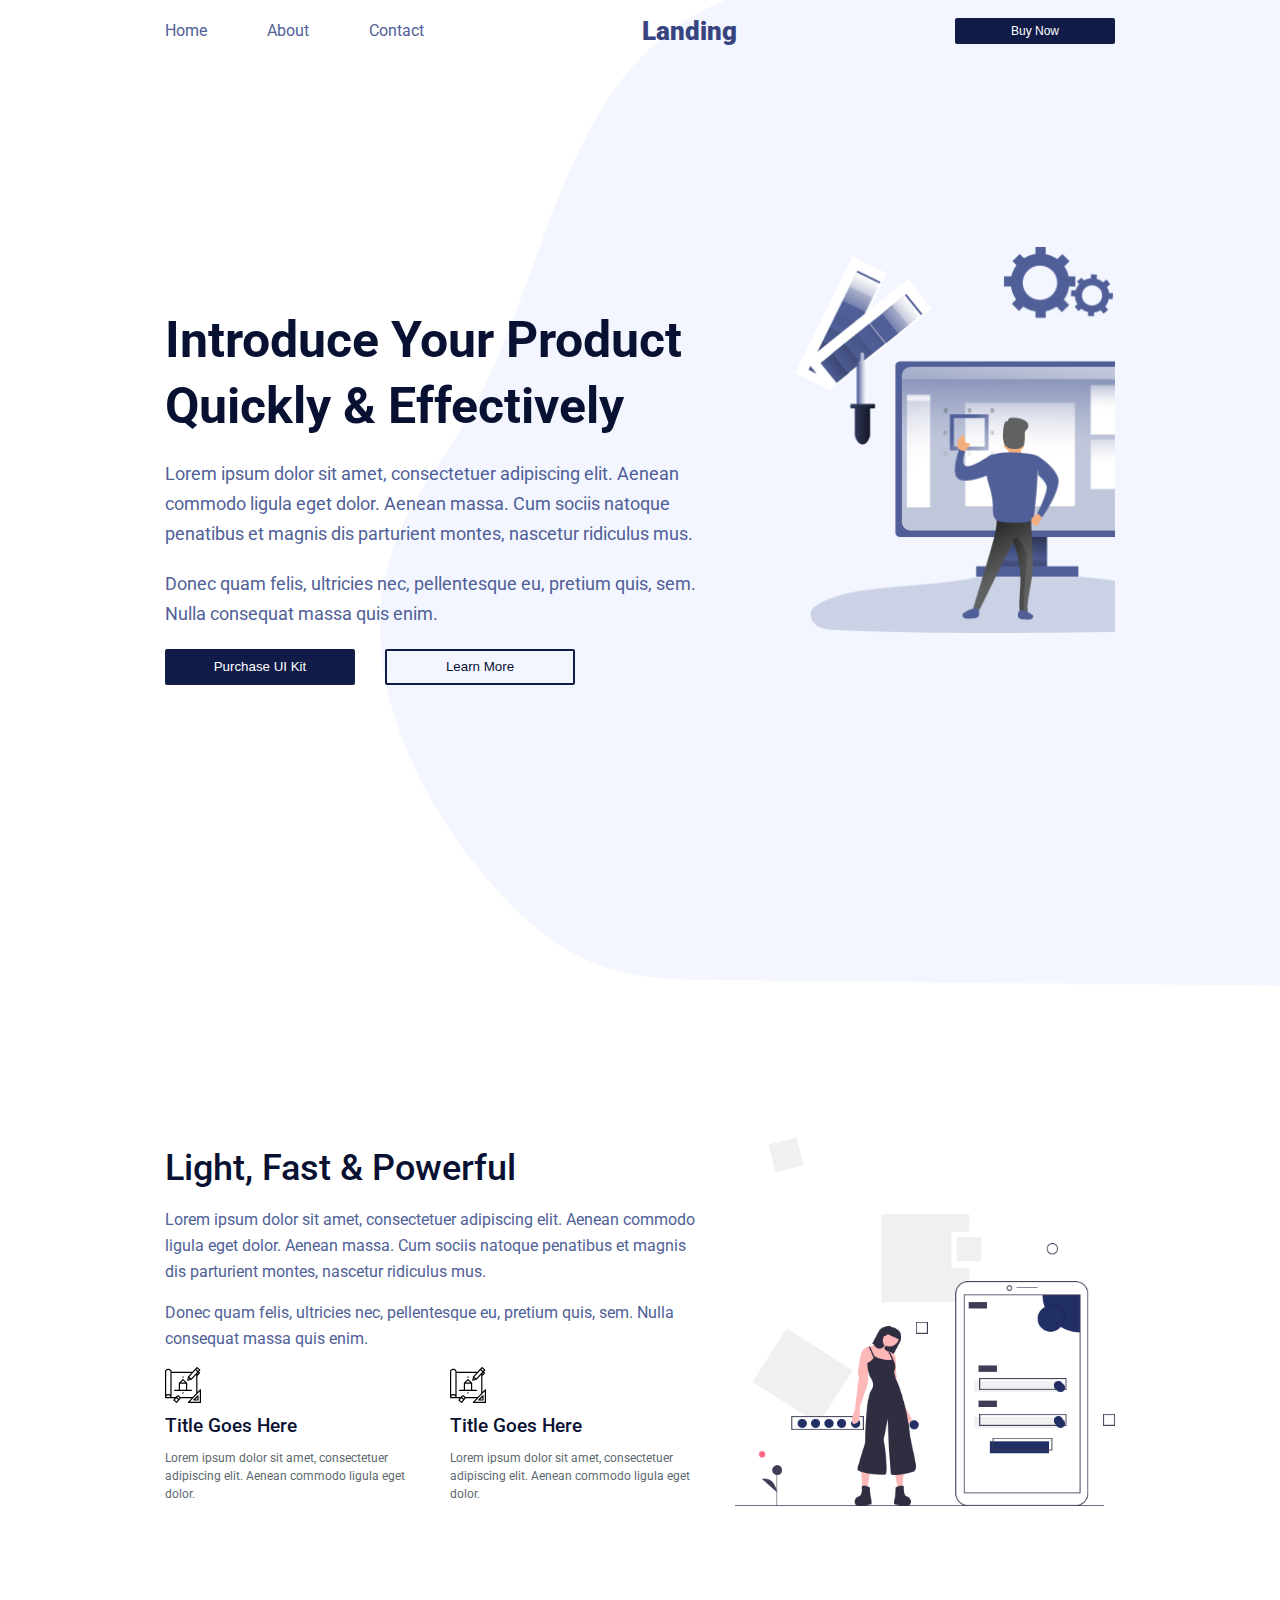
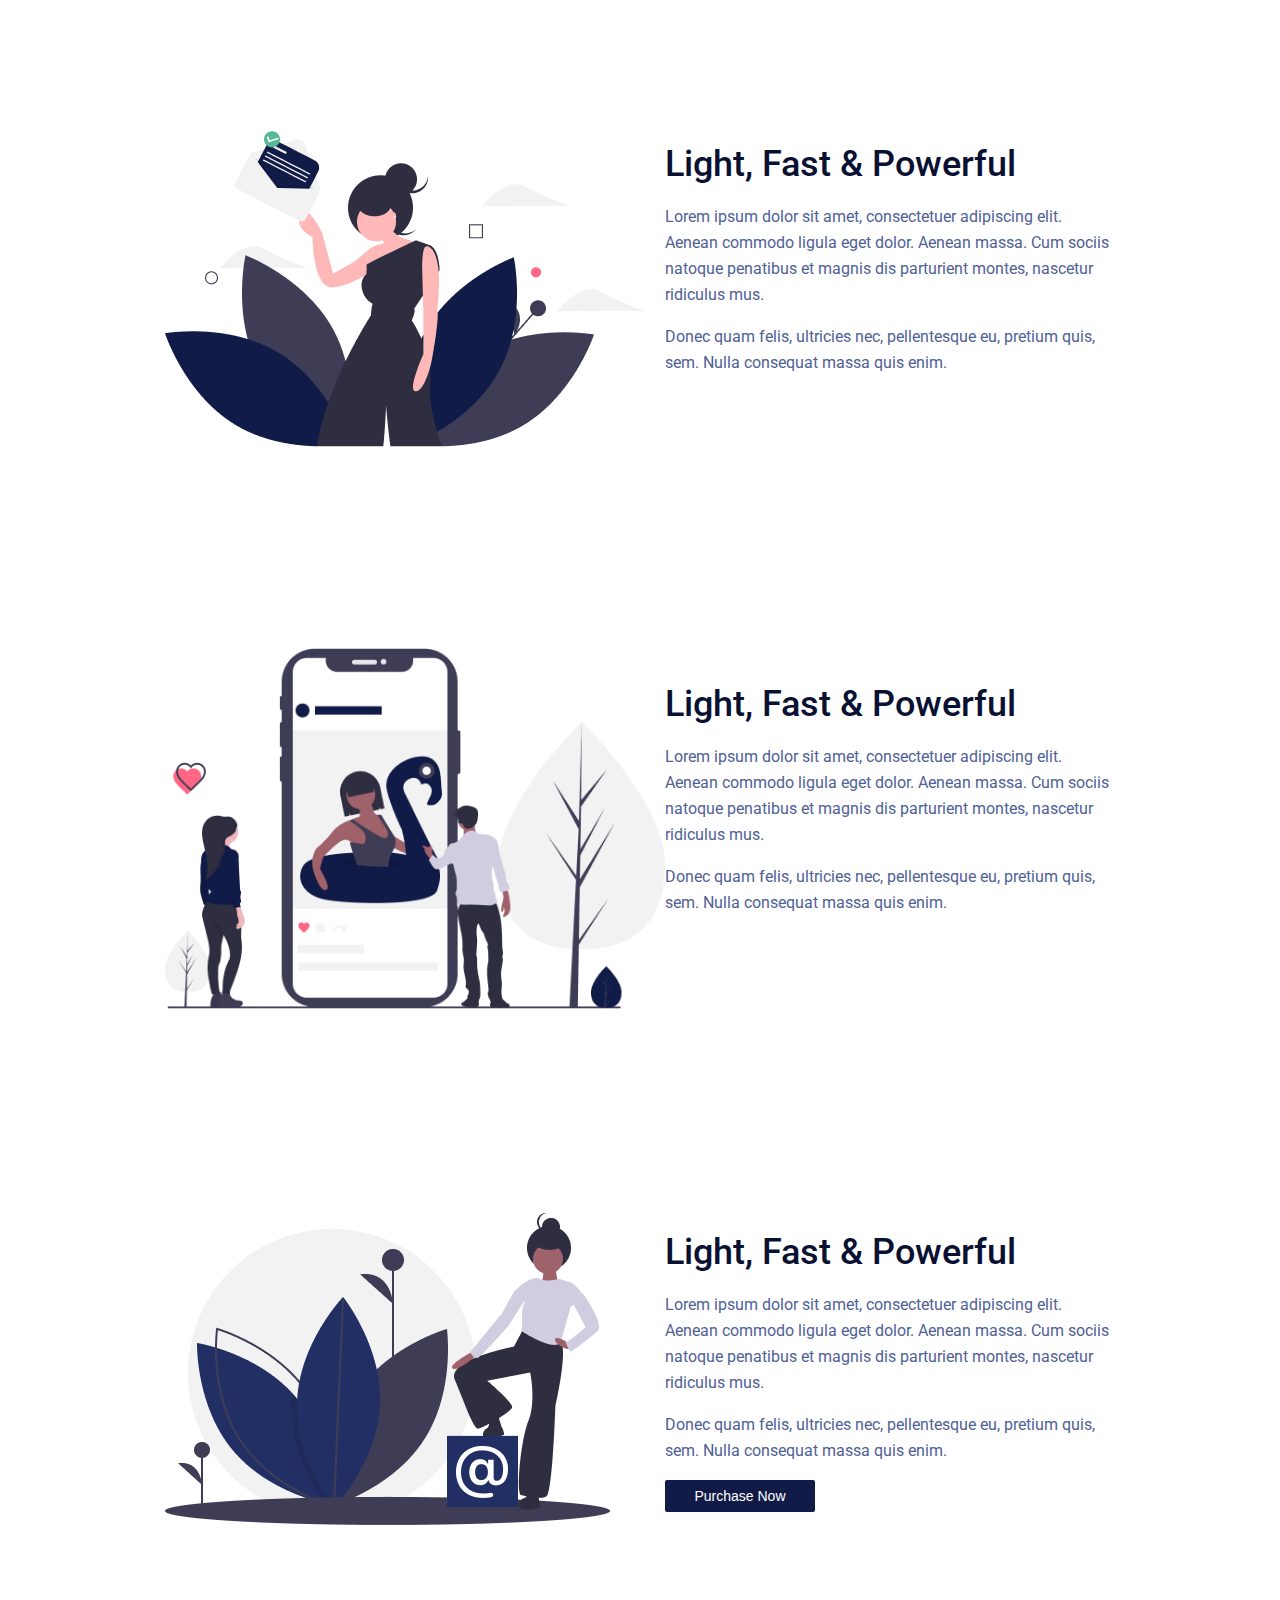
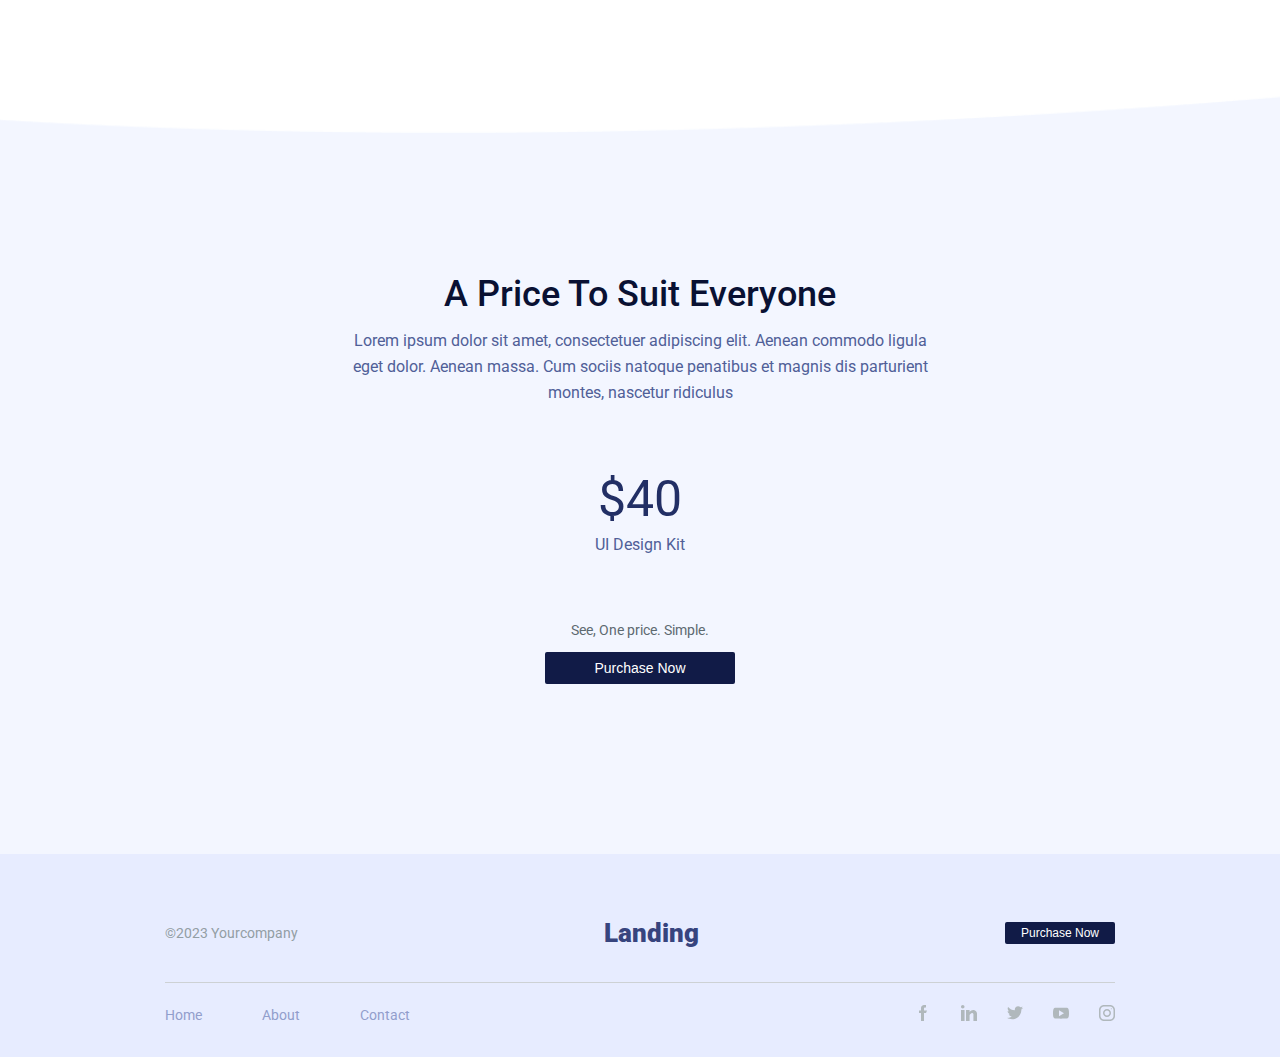
<file: landing2/index.html>
<!DOCTYPE html>
<html lang="en">

<head>
    <meta charset="UTF-8">
    <meta name="viewport" content="width=device-width, initial-scale=1.0">
    <title>Document</title>
    <link rel="preconnect" href="https://fonts.googleapis.com">
    <link rel="preconnect" href="https://fonts.gstatic.com" crossorigin>
    <link
        href="https://fonts.googleapis.com/css2?family=Roboto:ital,wght@0,100;0,300;0,400;0,500;0,700;0,900;1,100;1,300;1,400;1,500;1,700;1,900&display=swap"
        rel="stylesheet">
    <link rel="stylesheet" href="styles.css">
</head>

<body class="body">
    <div class="container">
        <header class="header">
            <nav class="header__menu">
                <ul class="header__menu-list">
                    <li class="header__menu-item"><a href="#">Home</a></li>
                    <li class="header__menu-item"><a href="#">About</a></li>
                    <li class="header__menu-item"><a href="#">Contact</a></li>
                </ul>
            </nav>
            <div class="logo">
                <a href="#" class="logo__title">Landing</a>
            </div>
            <button class="btn btn--fill header__btn">Buy Now</button>
        </header>
        <main class="main">
            <section class="introduction">
                <div class="introduction__body">
                    <h1 class="introduction__title">Introduce Your Product Quickly & Effectively</h1>
                    <p class="introduction__description">Lorem ipsum dolor sit amet, consectetuer adipiscing elit.
                        Aenean
                        commodo
                        ligula eget dolor. Aenean massa. Cum sociis
                        natoque penatibus et magnis dis parturient montes, nascetur ridiculus
                        mus.
                    </p>
                    <p class="introduction__description">Donec quam felis, ultricies nec, pellentesque eu, pretium quis,
                        sem.
                        Nulla consequat massa quis
                        enim.
                    </p>
                    <div class="introduction__buttons">
                        <button class="btn introduction__btn  btn--fill">Purchase UI Kit</button>
                        <button class="btn introduction__btn">Learn More</button>
                    </div>
                </div>


                <div class="introduction__img"><img src="./assets/main.png" alt=""></div>
            </section>
            <section class="about">
                <div class="about__body">
                    <h2 class="title">Light, Fast & Powerful</h2>
                    <p class="description">Lorem ipsum dolor sit amet, consectetuer adipiscing elit. Aenean commodo
                        ligula
                        eget dolor. Aenean massa. Cum sociis
                        natoque penatibus et magnis dis parturient montes, nascetur ridiculus
                        mus.
                    </p>
                    <p class="description">Donec quam felis, ultricies nec, pellentesque eu, pretium quis, sem. Nulla
                        consequat massa quis
                        enim.</p>

                    <div class="about__items">
                        <div class="about__item">
                            <svg width="36" height="36" viewBox="0 0 36 36" fill="none"
                                xmlns="http://www.w3.org/2000/svg">
                                <path fill-rule="evenodd" clip-rule="evenodd"
                                    d="M35.6226 22.2396C35.3938 22.1487 35.1326 22.2056 34.9626 22.3835L32.4001 25.0769V9.07898H32.4031L34.8481 6.43916C35.073 6.19611 35.0582 5.81629 34.8148 5.59136L34.8143 5.59081L33.9343 4.77184L35.1571 3.45193C35.3817 3.2086 35.3666 2.82905 35.1233 2.6044L32.4833 0.15957C32.2402 -0.0653583 31.8606 -0.0508025 31.6357 0.192527L27.3697 4.79848H6.60004C6.59811 3.14241 5.25613 1.80053 3.59995 1.79861H3.00009C1.3439 1.80053 0.00192261 3.14241 0 4.79848V30.5966C0 30.9278 0.268616 31.1964 0.600128 31.1964H9.6828L8.42267 32.7094C8.21091 32.9642 8.24551 33.3424 8.50012 33.5542L11.2668 35.8575C11.5214 36.0696 11.8998 36.035 12.1119 35.7804L12.1122 35.7801L15.1831 32.0909C15.3951 31.8355 15.5316 31.5254 15.5767 31.1964H26.571L22.965 34.9828C22.7368 35.2229 22.7464 35.6027 22.9864 35.8309C23.0979 35.9369 23.246 35.9962 23.4001 35.996H35.3999C35.7314 35.996 36 35.7274 36 35.3962V22.7971C36 22.5516 35.8506 22.3308 35.6226 22.2396ZM33.5597 6.05832L32.3998 7.31286V6.43045L33.1197 5.65048L33.5597 6.05832ZM31.2 5.96V5.95149H31.2071L32.2385 4.8381L30.4763 3.20785L24.3635 9.81344L26.1257 11.4437L31.2 5.96ZM24.9732 12.011L23.593 12.4136L23.8877 11.0061L24.9732 12.011ZM33.8683 3.07595L32.107 1.44653L31.2915 2.32729L33.0532 3.95836L33.8683 3.07595ZM3.00049 2.99851H3.60034C4.5946 2.99851 5.40045 3.8043 5.40045 4.79849V27.6124C4.88409 27.2153 4.25156 26.9988 3.60034 26.9966H3.00049C2.349 26.9988 1.71674 27.2153 1.20038 27.6124V4.79849C1.20038 3.8043 2.00623 2.99851 3.00049 2.99851ZM3.60034 28.1966H3.00049C2.00623 28.1966 1.20038 29.0027 1.20038 29.9966H5.40045C5.40045 29.0027 4.5946 28.1966 3.60034 28.1966ZM14.2611 31.3235L13.8771 31.7843L12.0328 30.2491L12.4162 29.7877C12.6282 29.5331 13.0064 29.4985 13.261 29.7105C13.2613 29.7105 13.2613 29.7108 13.2616 29.7108L14.1836 30.4765C14.4385 30.6883 14.4734 31.0664 14.2616 31.3213L14.2611 31.3218V31.3235ZM9.72949 33.0162L11.5741 34.5514L13.1094 32.7066L11.2651 31.1711L9.72949 33.0162ZM15.3247 29.9966C15.225 29.8304 15.099 29.6818 14.9515 29.5563L14.0294 28.789C13.2654 28.1529 12.1305 28.2564 11.4944 29.0205L10.6803 29.9966H6.60022V5.99843H26.2597L23.0756 9.43909C23.03 9.49045 22.9937 9.54977 22.9688 9.61376C22.9616 9.63106 22.9561 9.64726 22.9501 9.66539C22.9479 9.67226 22.9451 9.67917 22.9424 9.68616C22.938 9.69735 22.9336 9.70876 22.9308 9.72059L22.2145 13.1451C22.147 13.4694 22.3552 13.7872 22.6795 13.8547C22.7759 13.8748 22.8756 13.8709 22.9698 13.8435L26.33 12.8644C26.3384 12.8617 26.346 12.8579 26.3536 12.8541C26.3602 12.8508 26.3668 12.8476 26.3737 12.8451C26.3888 12.8397 26.4044 12.832 26.4207 12.824C26.4879 12.7935 26.5489 12.7504 26.6006 12.6974L31.2003 7.72672V26.3367L27.7143 29.9966H15.3247ZM24.7997 34.796H34.8V24.2968L24.7997 34.796ZM28.8005 33.5962C28.5577 33.5962 28.3388 33.4501 28.246 33.226C28.1532 33.0019 28.2045 32.7437 28.3762 32.572L32.5763 28.3726C32.6886 28.26 32.8413 28.1968 33.0003 28.1968C33.3316 28.1968 33.6005 28.4651 33.6005 28.7966V32.9964C33.6005 33.3276 33.3318 33.5962 33.0003 33.5962H28.8005ZM32.4003 32.3962V30.2447L30.2486 32.3962H32.4003ZM22.2001 22.7971H26.3999C26.7314 22.7971 27 23.0656 27 23.3969C27 23.7283 26.7314 23.9969 26.4001 23.9969H9.60013C9.26862 23.9969 9 23.7283 9 23.3969C9 23.0656 9.26862 22.7971 9.60013 22.7971H13.7999V16.1975C13.8005 16.0385 13.8634 15.8858 13.9752 15.7726L17.5751 12.173C17.8094 11.9387 18.1892 11.9387 18.4235 12.173L22.0235 15.7726C22.1358 15.8855 22.1992 16.0382 22.2001 16.1975V22.7971ZM20.1521 15.5974L18.0004 13.4459L15.8488 15.5974H20.1521ZM14.9999 16.7974H21.0001V22.7971H14.9999V16.7974ZM17.3997 9.59816H18.6V10.7981H17.3997V9.59816ZM18.6 25.1969H17.3997V26.3968H18.6V25.1969Z"
                                    fill="black" />
                            </svg>
                            <h3 class="about__itemTitle">Title Goes Here</h3>
                            <p class="about__itemText">Lorem ipsum dolor sit amet, consectetuer adipiscing elit. Aenean
                                commodo ligula
                                eget dolor.</p>
                        </div>
                        <div class="about__item">
                            <svg width="36" height="36" viewBox="0 0 36 36" fill="none"
                                xmlns="http://www.w3.org/2000/svg">
                                <path fill-rule="evenodd" clip-rule="evenodd"
                                    d="M35.6226 22.2396C35.3938 22.1487 35.1326 22.2056 34.9626 22.3835L32.4001 25.0769V9.07898H32.4031L34.8481 6.43916C35.073 6.19611 35.0582 5.81629 34.8148 5.59136L34.8143 5.59081L33.9343 4.77184L35.1571 3.45193C35.3817 3.2086 35.3666 2.82905 35.1233 2.6044L32.4833 0.15957C32.2402 -0.0653583 31.8606 -0.0508025 31.6357 0.192527L27.3697 4.79848H6.60004C6.59811 3.14241 5.25613 1.80053 3.59995 1.79861H3.00009C1.3439 1.80053 0.00192261 3.14241 0 4.79848V30.5966C0 30.9278 0.268616 31.1964 0.600128 31.1964H9.6828L8.42267 32.7094C8.21091 32.9642 8.24551 33.3424 8.50012 33.5542L11.2668 35.8575C11.5214 36.0696 11.8998 36.035 12.1119 35.7804L12.1122 35.7801L15.1831 32.0909C15.3951 31.8355 15.5316 31.5254 15.5767 31.1964H26.571L22.965 34.9828C22.7368 35.2229 22.7464 35.6027 22.9864 35.8309C23.0979 35.9369 23.246 35.9962 23.4001 35.996H35.3999C35.7314 35.996 36 35.7274 36 35.3962V22.7971C36 22.5516 35.8506 22.3308 35.6226 22.2396ZM33.5597 6.05832L32.3998 7.31286V6.43045L33.1197 5.65048L33.5597 6.05832ZM31.2 5.96V5.95149H31.2071L32.2385 4.8381L30.4763 3.20785L24.3635 9.81344L26.1257 11.4437L31.2 5.96ZM24.9732 12.011L23.593 12.4136L23.8877 11.0061L24.9732 12.011ZM33.8683 3.07595L32.107 1.44653L31.2915 2.32729L33.0532 3.95836L33.8683 3.07595ZM3.00049 2.99851H3.60034C4.5946 2.99851 5.40045 3.8043 5.40045 4.79849V27.6124C4.88409 27.2153 4.25156 26.9988 3.60034 26.9966H3.00049C2.349 26.9988 1.71674 27.2153 1.20038 27.6124V4.79849C1.20038 3.8043 2.00623 2.99851 3.00049 2.99851ZM3.60034 28.1966H3.00049C2.00623 28.1966 1.20038 29.0027 1.20038 29.9966H5.40045C5.40045 29.0027 4.5946 28.1966 3.60034 28.1966ZM14.2611 31.3235L13.8771 31.7843L12.0328 30.2491L12.4162 29.7877C12.6282 29.5331 13.0064 29.4985 13.261 29.7105C13.2613 29.7105 13.2613 29.7108 13.2616 29.7108L14.1836 30.4765C14.4385 30.6883 14.4734 31.0664 14.2616 31.3213L14.2611 31.3218V31.3235ZM9.72949 33.0162L11.5741 34.5514L13.1094 32.7066L11.2651 31.1711L9.72949 33.0162ZM15.3247 29.9966C15.225 29.8304 15.099 29.6818 14.9515 29.5563L14.0294 28.789C13.2654 28.1529 12.1305 28.2564 11.4944 29.0205L10.6803 29.9966H6.60022V5.99843H26.2597L23.0756 9.43909C23.03 9.49045 22.9937 9.54977 22.9688 9.61376C22.9616 9.63106 22.9561 9.64726 22.9501 9.66539C22.9479 9.67226 22.9451 9.67917 22.9424 9.68616C22.938 9.69735 22.9336 9.70876 22.9308 9.72059L22.2145 13.1451C22.147 13.4694 22.3552 13.7872 22.6795 13.8547C22.7759 13.8748 22.8756 13.8709 22.9698 13.8435L26.33 12.8644C26.3384 12.8617 26.346 12.8579 26.3536 12.8541C26.3602 12.8508 26.3668 12.8476 26.3737 12.8451C26.3888 12.8397 26.4044 12.832 26.4207 12.824C26.4879 12.7935 26.5489 12.7504 26.6006 12.6974L31.2003 7.72672V26.3367L27.7143 29.9966H15.3247ZM24.7997 34.796H34.8V24.2968L24.7997 34.796ZM28.8005 33.5962C28.5577 33.5962 28.3388 33.4501 28.246 33.226C28.1532 33.0019 28.2045 32.7437 28.3762 32.572L32.5763 28.3726C32.6886 28.26 32.8413 28.1968 33.0003 28.1968C33.3316 28.1968 33.6005 28.4651 33.6005 28.7966V32.9964C33.6005 33.3276 33.3318 33.5962 33.0003 33.5962H28.8005ZM32.4003 32.3962V30.2447L30.2486 32.3962H32.4003ZM22.2001 22.7971H26.3999C26.7314 22.7971 27 23.0656 27 23.3969C27 23.7283 26.7314 23.9969 26.4001 23.9969H9.60013C9.26862 23.9969 9 23.7283 9 23.3969C9 23.0656 9.26862 22.7971 9.60013 22.7971H13.7999V16.1975C13.8005 16.0385 13.8634 15.8858 13.9752 15.7726L17.5751 12.173C17.8094 11.9387 18.1892 11.9387 18.4235 12.173L22.0235 15.7726C22.1358 15.8855 22.1992 16.0382 22.2001 16.1975V22.7971ZM20.1521 15.5974L18.0004 13.4459L15.8488 15.5974H20.1521ZM14.9999 16.7974H21.0001V22.7971H14.9999V16.7974ZM17.3997 9.59816H18.6V10.7981H17.3997V9.59816ZM18.6 25.1969H17.3997V26.3968H18.6V25.1969Z"
                                    fill="black" />
                            </svg>
                            <h3 class="about__itemTitle">Title Goes Here</h3>
                            <p class="about__itemText">Lorem ipsum dolor sit amet, consectetuer adipiscing elit. Aenean
                                commodo ligula
                                eget dolor.</p>
                        </div>
                    </div>
                </div>
                <div class="wrap">
                    <img src="./assets/about.png" alt="">
                </div>
            </section>

            </section>
            <section class="info">
                <div class="info__img info__img--envelope">
                    <img src="./assets/info1.png" alt="Picture">
                </div>
                <div class="info__body">
                    <h2 class="title">Light, Fast & Powerful</h2>
                    <p class="description">Lorem ipsum dolor sit amet, consectetuer adipiscing elit. Aenean commodo
                        ligula
                        eget dolor. Aenean massa. Cum sociis
                        natoque penatibus et magnis dis parturient montes, nascetur ridiculus
                        mus.
                    </p>
                    <p class="description">Donec quam felis, ultricies nec, pellentesque eu, pretium quis, sem. Nulla
                        consequat massa quis
                        enim.</p>

                </div>
            </section>
            <section class="info">
                <div class="info__img info__img--phone">
                    <img src="./assets/info2.png" alt="Picture">
                </div>
                <div class="info__body">
                    <h2 class="title">Light, Fast & Powerful</h2>
                    <p class="description">Lorem ipsum dolor sit amet, consectetuer adipiscing elit. Aenean commodo
                        ligula
                        eget dolor. Aenean massa. Cum sociis
                        natoque penatibus et magnis dis parturient montes, nascetur ridiculus
                        mus.
                    </p>
                    <p class="description">Donec quam felis, ultricies nec, pellentesque eu, pretium quis, sem. Nulla
                        consequat massa quis
                        enim.</p>

                </div>
            </section>
            <section class="info">
                <div class="info__img info__img--flower">
                    <img src="./assets/info3.png" alt="Picture">
                </div>
                <div class="info__body">
                    <h2 class="title">Light, Fast & Powerful</h2>
                    <p class="description">Lorem ipsum dolor sit amet, consectetuer adipiscing elit. Aenean commodo
                        ligula
                        eget dolor. Aenean massa. Cum sociis
                        natoque penatibus et magnis dis parturient montes, nascetur ridiculus
                        mus.
                    </p>
                    <p class="description">Donec quam felis, ultricies nec, pellentesque eu, pretium quis, sem. Nulla
                        consequat massa quis
                        enim.</p>
                    <button class="btn btn--fill info__btn">Purchase Now</button>

                </div>
            </section>

            <section class="price">
                <h2 class="title price__title">A Price To Suit Everyone</h2>
                <p class="price__description">Lorem ipsum dolor sit amet, consectetuer adipiscing elit. Aenean
                    commodo ligula eget
                    dolor. Aenean massa. Cum sociis
                    natoque penatibus et magnis dis parturient montes, nascetur ridiculus</p>
                <p class="price__value">$40</p>
                <p class="price__description">UI Design Kit</p>
                <p class="price__advantage">See, One price. Simple.</p>
                <button class="btn btn--fill price__btn">Purchase Now</button>
            </section>
        </main>

        <footer class="footer">
            <div class="footer__content">
                <p class="copyright">©2023 Yourcompany</p>
                <div class="logo">
                    <a href="#" class="logo__title">Landing</a>
                </div>
                <button class="btn btn--fill footer__btn">Purchase Now</button>
            </div>
            <div class="footer__links">
                <ul class="footer__menu">
                    <li class="footer__menuItem"><a href="#">Home</a></li>
                    <li class="footer__menuItem"><a href="#">About</a></li>
                    <li class="footer__menuItem"><a href="#">Contact</a></li>
                </ul>
                <ul class="footer__socialNet">
                    <li class="footer__socialNetItem"><a href="#"><svg width="16" height="16" viewBox="0 0 16 16"
                                fill="none" xmlns="http://www.w3.org/2000/svg">
                                <path
                                    d="M9 5.5V3.5C9 2.948 9.448 2.5 10 2.5H11V0H9C7.343 0 6 1.343 6 3V5.5H4V8H6V16H9V8H11L12 5.5H9Z"
                                    fill="#B0B8BC" />
                            </svg></a></li>
                    <li class="footer__socialNetItem"><a href="#">
                            <svg width="16" height="16" viewBox="0 0 16 16" fill="none"
                                xmlns="http://www.w3.org/2000/svg">
                                <path fill-rule="evenodd" clip-rule="evenodd"
                                    d="M3.5 1.75C3.5 2.7165 2.7165 3.5 1.75 3.5C0.783502 3.5 0 2.7165 0 1.75C0 0.783502 0.783502 0 1.75 0C2.7165 0 3.5 0.783502 3.5 1.75ZM0 5H3.578V16H0V5ZM13.2998 5.12119C13.2954 5.11973 13.2909 5.11825 13.2864 5.11678C13.2616 5.10856 13.2367 5.10033 13.21 5.093C13.162 5.082 13.114 5.073 13.065 5.065C12.875 5.027 12.667 5 12.423 5C10.337 5 9.014 6.517 8.578 7.103V5H5V16H8.578V10C8.578 10 11.282 6.234 12.423 9V16H16V8.577C16 6.915 14.861 5.53 13.324 5.129C13.3159 5.12643 13.3078 5.12382 13.2998 5.12119Z"
                                    fill="#B0B8BC" />
                            </svg>
                        </a></li>
                    <li class="footer__socialNetItem"><a href="#">
                            <svg width="16" height="16" viewBox="0 0 16 16" fill="none"
                                xmlns="http://www.w3.org/2000/svg">
                                <path
                                    d="M16 2.87225C15.405 3.13325 14.771 3.30625 14.11 3.39025C14.79 2.98425 15.309 2.34625 15.553 1.57725C14.919 1.95525 14.219 2.22225 13.473 2.37125C12.871 1.73025 12.013 1.33325 11.077 1.33325C9.261 1.33325 7.799 2.80725 7.799 4.61425C7.799 4.87425 7.821 5.12425 7.875 5.36225C5.148 5.22925 2.735 3.92225 1.114 1.93125C0.831 2.42225 0.665 2.98425 0.665 3.58925C0.665 4.72525 1.25 5.73225 2.122 6.31525C1.595 6.30525 1.078 6.15225 0.64 5.91125C0.64 5.92125 0.64 5.93425 0.64 5.94725C0.64 7.54125 1.777 8.86525 3.268 9.17025C3.001 9.24325 2.71 9.27825 2.408 9.27825C2.198 9.27825 1.986 9.26625 1.787 9.22225C2.212 10.5213 3.418 11.4763 4.852 11.5073C3.736 12.3803 2.319 12.9063 0.785 12.9063C0.516 12.9063 0.258 12.8943 0 12.8613C1.453 13.7983 3.175 14.3333 5.032 14.3333C11.068 14.3333 14.368 9.33325 14.368 4.99925C14.368 4.85425 14.363 4.71425 14.356 4.57525C15.007 4.11325 15.554 3.53625 16 2.87225Z"
                                    fill="#B0B8BC" />
                            </svg>

                        </a></li>
                    <li class="footer__socialNetItem"><a href="#">
                            <svg width="16" height="16" viewBox="0 0 16 16" fill="none"
                                xmlns="http://www.w3.org/2000/svg">
                                <path fill-rule="evenodd" clip-rule="evenodd"
                                    d="M13.456 2.75875C14.415 2.81275 14.886 2.95475 15.32 3.72675C15.772 4.49775 16 5.82575 16 8.16475V8.16775V8.17275C16 10.5007 15.772 11.8387 15.321 12.6017C14.887 13.3737 14.416 13.5137 13.457 13.5787C12.498 13.6337 10.089 13.6667 8.002 13.6667C5.911 13.6667 3.501 13.6337 2.543 13.5777C1.586 13.5127 1.115 13.3727 0.677 12.6007C0.23 11.8377 0 10.4997 0 8.17175V8.16975V8.16675V8.16375C0 5.82575 0.23 4.49775 0.677 3.72675C1.115 2.95375 1.587 2.81275 2.544 2.75775C3.501 2.69375 5.911 2.66675 8.002 2.66675C10.089 2.66675 12.498 2.69375 13.456 2.75875ZM11 8.16675L6 5.16675V11.1667L11 8.16675Z"
                                    fill="#B0B8BC" />
                            </svg>
                        </a></li>
                    <li class="footer__socialNetItem"><a href="#">
                            <svg width="16" height="16" viewBox="0 0 16 16" fill="none"
                                xmlns="http://www.w3.org/2000/svg">
                                <path fill-rule="evenodd" clip-rule="evenodd"
                                    d="M5 0H11C13.761 0 16 2.239 16 5V11C16 13.761 13.761 16 11 16H5C2.239 16 0 13.761 0 11V5C0 2.239 2.239 0 5 0ZM11 14.5C12.93 14.5 14.5 12.93 14.5 11V5C14.5 3.07 12.93 1.5 11 1.5H5C3.07 1.5 1.5 3.07 1.5 5V11C1.5 12.93 3.07 14.5 5 14.5H11ZM4 8C4 5.791 5.791 4 8 4C10.209 4 12 5.791 12 8C12 10.209 10.209 12 8 12C5.791 12 4 10.209 4 8ZM5.5 8C5.5 9.378 6.622 10.5 8 10.5C9.378 10.5 10.5 9.378 10.5 8C10.5 6.621 9.378 5.5 8 5.5C6.622 5.5 5.5 6.621 5.5 8ZM12.833 3.7C12.833 3.99437 12.5944 4.233 12.3 4.233C12.0057 4.233 11.767 3.99437 11.767 3.7C11.767 3.40564 12.0057 3.167 12.3 3.167C12.5944 3.167 12.833 3.40564 12.833 3.7Z"
                                    fill="#B0B8BC" />
                            </svg>

                        </a></li>
                </ul>
            </div>
        </footer>

    </div>
</body>

</html>
</file>
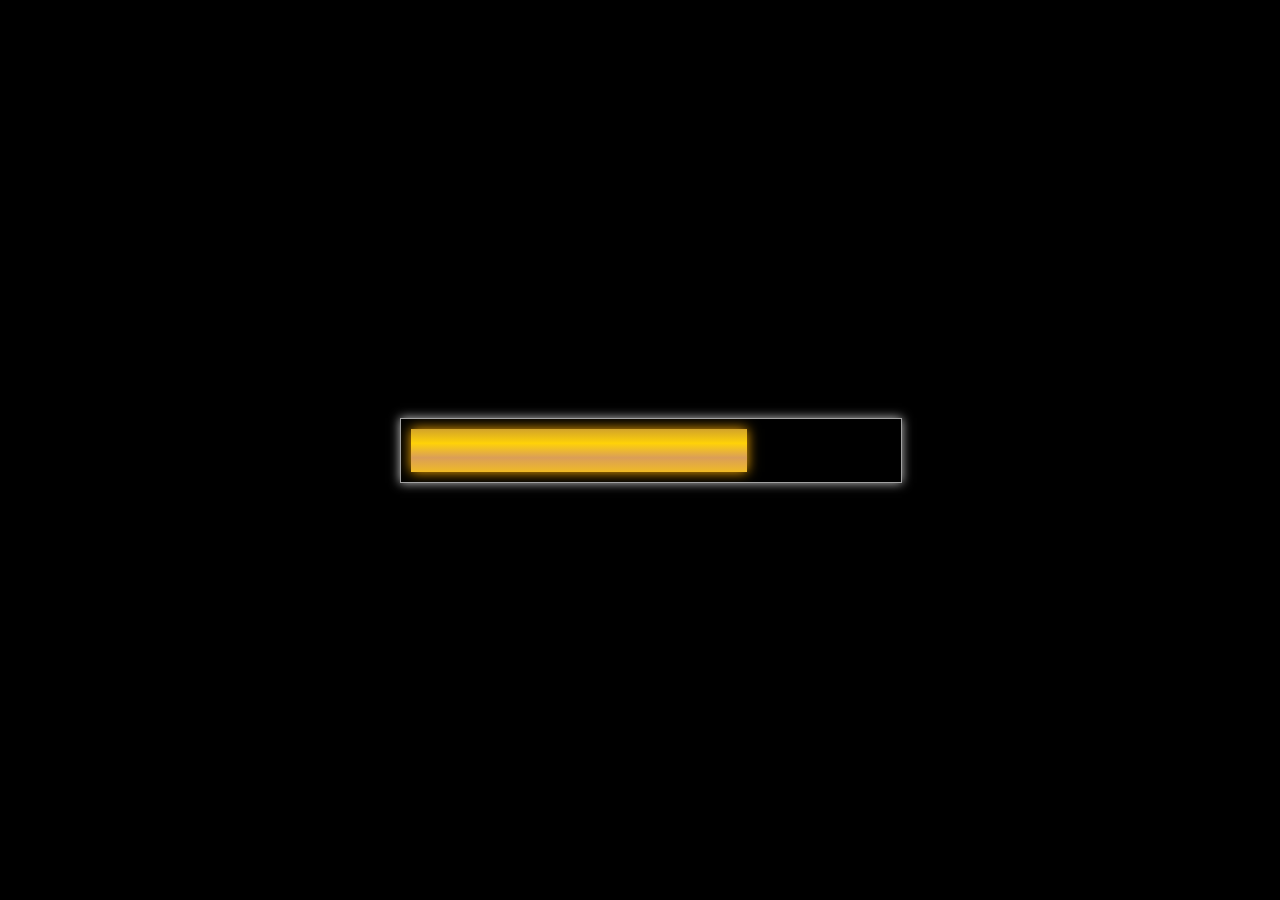
<file: progress-bar/index.html>
<!DOCTYPE html>
<html lang="ru">

<head>
    <meta charset="UTF-8">
    <meta name="viewport" content="width=device-width, initial-scale=1.0">
    <title>Progress Bar</title>
    <link rel="stylesheet" href="styles.css">
</head>

<body>
    <div class="container">
        <div class="progressBar">
            <div class="progress"></div>
        </div>
    </div>

</body>

</html>
</file>
<file: chart/styles.css>
:root {
    --lilac: #CFB6E1;
    --blue: #86B4E8;
    --green: #7FC28C;
    --orange: #EF9F64;
    --red: #DE6D6D;
    --yellow: #FFDC7D;

    --deep-lilac: #B88AD9;
    --deep-blue: #649EE1;
    --deep-green: #45A75A;
    --deep-orange: #EE8D50;
    --deep-red: #DE4E54;
    --deep-yellow: #FED566;

    --box-size: 15px;
}

body {
    font-family: "Roboto", sans-serif;
    height: 100vh;
    margin: 0;
    background-color: #f4f4f4;
}

p {
    margin: 0;
}

.container {
    display: flex;
    justify-content: center;
    align-items: center;
}

.card {
    width: 100%;
    max-width: 530px;
    text-align: center;
    background-color: #ffffff;
    padding: 32px;
    border-radius: 10px;
    box-shadow: 0 0 10px rgba(0, 0, 0, 0.1);
}

.card__header {
    display: flex;
    justify-content: space-between;
    margin-bottom: 20px;
    flex-wrap: wrap;
}

.card__headerTitle {
    font-size: 18px;
    margin: 0;
    display: flex;
    align-items: center;
}

.card__tabList {
    display: flex;
    flex-wrap: wrap;
    gap: 20px;
    margin: 0;
    padding: 0;
}

.card__tabItem {
    display: flex;
    cursor: pointer;
    line-height: 22px;
    opacity: .5;
    font-size: 15px;
    transition: opacity 0.1s ease 0s;
}

.card__tabItem:hover {
    opacity: 1;
}

.card__tabItem--active {
    text-decoration: underline;
    text-underline-offset: 8px;
    opacity: 1;
}

.card__tabButton {
    border: none;
    background: none;
    cursor: pointer;
}

.chart {
    position: relative;
    width: 230px;
    height: 230px;
    margin: 0 auto 20px;
}

.chart__donat {
    width: 100%;
    height: 100%;
    border-radius: 50%;
    background: conic-gradient(var(--lilac) 0% 32%,
            var(--blue) 32% 62%,
            var(--green) 62% 79%,
            var(--orange) 79% 87%,
            var(--red) 87% 91%,
            var(--yellow) 91% 100%);
    position: relative;
}

.chart__totalEvents {
    position: absolute;
    width: 72%;
    height: 72%;
    background-color: #ffffff;
    border-radius: 50%;
    display: flex;
    flex-direction: column;
    gap: 10px;
    align-items: center;
    justify-content: center;
    top: 50%;
    left: 50%;
    transform: translate(-50%, -50%);
    font-size: 23px;
    font-weight: bold;
}

.chart__totalEventsText {
    color: rgba(0, 0, 0, 0.4);
    font-size: 13px;
    font-weight: 500;
}

.legend {
    display: flex;
    flex-direction: column;
    gap: 15px;
    text-align: left;
    margin: 0;
    padding: 0;
}

.legend__item {
    display: grid;
    grid-template-columns: var(--box-size) 1fr max-content 30px;
    gap: 15px;

}

.legend__item::before {
    content: "";
    width: var(--box-size);
    height: var(--box-size);
    border-radius: 20%;
    border: 1px solid;
}

.legend__itemTitle {
    font-size: 13px;
    font-weight: 500;
}

.legend__itemEvents {
    font-weight: bold;
    font-size: 13px;
}

.legend__itemPercentage {
    font-size: 13px;
    font-weight: bold;
    text-align: right;
}

.isLilac.legend__item::before {
    background-color: var(--lilac);
    border-color: var(--deep-lilac);
}

.isLilac .legend__itemPercentage {
    color: var(--deep-lilac);
}

.isBlue.legend__item::before {
    background-color: var(--blue);
    border-color: var(--deep-blue);
}

.isBlue .legend__itemPercentage {
    color: var(--deep-blue);
}

.isGreen.legend__item::before {
    background-color: var(--green);
    border-color: var(--deep-green);
}

.isGreen .legend__itemPercentage {
    color: var(--deep-green);
}

.isOrange.legend__item::before {
    background-color: var(--orange);
    border-color: var(--deep-orange);
}

.isOrange .legend__itemPercentage {
    color: var(--deep-orange);
}

.isRed.legend__item::before {
    background-color: var(--red);
    border-color: var(--deep-red);
}

.isRed .legend__itemPercentage {
    color: var(--deep-red);
}

.isYellow.legend__item::before {
    background-color: var(--yellow);
    border-color: var(--deep-yellow);
}

.isYellow .legend__itemPercentage {
    color: var(--deep-yellow);
}
</file>
<file: figures/styles.css>
body {
    height: 100vh;
    margin: 0 auto;
    padding-top: 100px;
}

.container {
    display: flex;
    justify-content: space-around;
    align-items: center;
    flex-wrap: wrap;
    gap: 20px;
    max-width: 1200px;
    margin: 0 auto;
}

.triangle {
    width: 0;
    height: 0;
    border-left: 50px solid transparent;
    border-right: 50px solid transparent;
    border-bottom: 100px solid rgb(14, 14, 242);
}

.circle {
    width: 100px;
    height: 100px;
    background-color: rgb(45, 174, 45);
    border-radius: 50%;
}

.oval {
    width: 100px;
    height: 150px;
    background-color: rgb(50, 205, 205);
    border-radius: 50%;
}

.square {
    width: 100px;
    height: 100px;
    background-color: rgb(229, 136, 16);
}
</file>
<file: form/styles.css>
:root {
    --blue: #007bff;
    --green: #8BC896;
}

.container {
    font-family: "Roboto", sans-serif;
    background-color: #f8f9fa;
    margin: 0;
    padding: 20px;
    display: flex;
    justify-content: center;
    align-items: center;
    box-sizing: border-box;
    width: 100%;
    height: 100%;
    box-sizing: border-box;
}

body {
    margin: 0;
    height: 100vh;
}

p,
h1 {
    margin: 0;
}

.form {
    max-width: 900px;
    margin: 0 auto;
}

.form__title {
    font-size: 16px;
    font-weight: bold;
    margin-bottom: 20px;
}

.grid-container {
    display: grid;
    grid-template-columns: 160px 1fr 24px;
    gap: 20px;
    flex-wrap: wrap;
}

.defaultCheckbox {
    display: flex;
    flex-wrap: wrap;
    gap: 10px;
    min-width: 160px;
    grid-column: 1;
}

.defaultCheckbox__input {
    margin-right: 10px;
    width: 20px;
    height: 20px;
}

.defaultCheckbox__label {
    font-size: 14px;
    line-height: 20px;
}

.card {
    display: flex;
    flex-direction: column;
    gap: 20px;
    border: 1px solid #e3e6f0;
    box-shadow: 0 0 10px rgba(0, 0, 0, 0.05);
    border-radius: 5px;
    background: #fff;
    padding: 40px 30px;
    grid-column: 2;
}

.card__title {
    font-size: 14px;
    margin: 0;
    opacity: .5;
}

.sources {
    display: flex;
    justify-content: space-between;
    gap: 20px;
    align-items: center;
    flex-wrap: wrap;
}

.sources__title {
    font-weight: bold;
    display: flex;
    align-items: center;
    font-size: 14px;
    width: 80px;

}

.sources__button {
    padding: 0 15px;
    font-size: 14px;
    min-height: 28px;
    max-height: max-content;
    cursor: pointer;
    border-radius: 5px;
    border: 2px solid var(--blue);
    background-color: #fff;
    color: var(--blue);
    text-decoration: none;
    text-align: center;
    transition: background-color 0.3s;
}

.sources__button:hover {
    background-color: var(--blue);
    color: #fff;

}

.sources__selected {
    display: flex;
    align-items: center;
    font-size: 12px;
    opacity: .5;
}

.sources__selectedInfo {
    font-weight: bold;
}

.schedule {
    display: flex;
    gap: 10px;
    flex-wrap: wrap;
}

.schedule__title {
    display: flex;
    align-items: center;
    font-size: 14px;
    font-weight: bold;
}

.schedule__days {
    display: flex;
    list-style: none;
    gap: 4px;
    padding: 0;
    margin: 0;
}

.schedule__day {
    display: flex;
    align-items: center;
    justify-content: center;
    width: 30px;
    height: 30px;

}

.schedule__input {
    display: none;
}

.schedule__label {
    display: flex;
    align-items: center;
    justify-content: center;
    width: 25px;
    height: 25px;
    border-radius: 50%;
    background-color: #D3D5E0;
    cursor: pointer;
    user-select: none;
    font-size: 12px;
    transition: background-color 0.3s;
}

.schedule__input:checked+.schedule__label {
    color: #FFFFFF;
    background-color: var(--blue);

}

.time {
    display: flex;
    justify-content: center;
    align-items: center;
    position: relative;
    width: max-content;
}

.time__input {
    border-radius: 4px;
    height: 20px;
    padding: 0 10px;
    font-size: 11px;
    border-color: rgba(0, 0, 0, .4);
}

.time__title {
    font-size: 12px;
    color: rgba(0, 0, 0, .4);
    background-color: #FFFFFF;
    position: absolute;
    top: -7px;
    left: 7%;
    padding: 0 5px;
    user-select: none;
}

.customCheckbox {
    display: flex;
    align-items: center;
    gap: 25px;
}

.customCheckbox__input {
    display: none;
}

.customCheckbox__title {
    position: relative;
    cursor: pointer;
    user-select: none;
    font-size: 14px;
}

.customCheckbox__body {
    min-width: 38px;
    height: 20px;
    background-color: #A4A8BA;
    border-radius: 14px;
    transition: all 0.3s;
    display: flex;
    align-items: center;
    cursor: pointer;
    padding: 2px;
}

.customCheckbox__body::after {
    content: "";
    background-color: #FFFFFF;
    width: 18px;
    height: 18px;
    border-radius: 50%;
    transition: all 0.3s;

}

.customCheckbox__input:checked~.customCheckbox__body {
    background-color: var(--blue);
}

.customCheckbox__input:checked~.customCheckbox__body::after {
    transform: translatex(113%);
}

.trash-button {
    background: none;
    border: none;
    grid-column: 3;
    display: flex;
    align-items: start;
    width: 20px;
    height: 20px;
    padding: 0;
}

.trash {
    width: 100%;
    height: 100%;
    opacity: .5;
    cursor: pointer;

}

.add-button {
    padding: 0 15px;
    font-size: 14px;
    min-height: 28px;
    max-height: max-content;
    width: max-content;
    cursor: pointer;
    border-radius: 5px;
    border: 2px solid var(--green);
    background-color: #fff;
    color: var(--green);
    text-decoration: none;
    text-align: center;
    transition: background-color 0.3s;
    display: flex;
    align-items: center;
    justify-content: center;
    gap: 8px;
    font-size: 14px;
    grid-column: 2;
}

.add-button__calendar {
    width: 14px;
    height: 14px;
    fill: var(--green);
}

.add-button:hover {
    background-color: var(--green);
    color: #fff;

}

.add-button:hover .add-button__calendar {
    fill: #FFFFFF;
}

@media (max-width: 800px) {

    .grid-container {
        grid-template-columns: 1fr 20px;
        gap: 5px;
        margin: 0 auto;
    }

    .defaultCheckbox,
    .card,
    .add-button {
        grid-column: 1;
    }

    .trash-button {
        grid-column: 2;
    }
}
</file>
<file: landing1/styles.css>
:root {
    --border-footer: 1px rgba(255, 255, 255, .2) solid;
    --maxWidth-content: 1287px;
}

body {
    margin: 0 auto;
    font-family: "Poppins", sans-serif;
    overflow-x: hidden;
}

a {
    text-decoration: none;
    color: #fff;
}

p,
h1,
h2,
h3,
h4,
h5 {
    margin: 0;
}

ul {
    list-style: none;
    padding: 0;
    margin: 0;
}

.container {
    margin: 0 auto;
    max-width: var(--maxWidth-content);
    display: flex;
    align-items: center;
    justify-content: space-between;
    gap: 20px;
    padding: 30px 20px;
}

.container-main {
    margin: 0 auto;
    display: flex;
    flex-direction: column;
    align-items: center;
    justify-content: center;
    max-width: var(--maxWidth-content);
    padding: 0 20px;
    box-sizing: content-box;
}

.header {
    height: 124px;
    background-color: #000;
    color: #fff;
    margin-bottom: 33px;
}

.logo {
    display: flex;
    align-items: center;
    gap: 10px;
    width: 148px;
    cursor: pointer;
    position: relative;
}

.logo__link::after {
    content: ('');
    position: absolute;
    width: 100%;
    height: 100%;
    cursor: pointer;
}

.logo__img {
    height: 62px;
    width: 62px;
}

.logo__title {
    font-weight: 700;
    font-size: 26px;
}

.header__menuList {
    list-style: none;
    display: flex;
    flex-wrap: wrap;
    align-items: center;
    gap: 30px;
    padding: 0;
    margin: 0;
}

.header__menuItem {
    font-size: 18px;
    font-weight: 500;
    line-height: 27px;
}

.header__menuItem a:hover {
    color: #ee0000;
    text-decoration: underline;
    text-underline-offset: 5px;
    text-decoration-thickness: 1.5px;
}


.promo {
    width: 100%;
    height: 602px;
    margin-bottom: 118px;
    background-image: linear-gradient(to right, black 20%, transparent 100%), url(assets/img1.jpg);
    background-size: cover;
    background-repeat: no-repeat;
    border-radius: 10px;
    color: #fff;
    padding: 152px 66px;
    box-sizing: border-box;
}

.promo__img {
    background-image: linear-gradient(to right, black 20%, transparent 100%), url(assets/img1.jpg);
    background-size: cover;
    background-repeat: no-repeat;
    border-radius: 10px;
    color: #fff;
    padding: 152px 66px;
}

.promo__text {
    font-size: 70px;
    font-weight: 700;
    line-height: 76px;
    max-width: 550px;
    margin: 0;
}

.promo__text--red {
    color: #ee0000;
}

.expertise {
    margin-bottom: 112px;
}

.expertise__header {
    font-size: 50px;
    line-height: 85px;
    font-weight: bold;
    margin: 0 0 25px;
}

.expertise__list {
    list-style: none;
    margin: 0;
    padding: 0;
    display: flex;
    justify-content: space-between;
    gap: 30px;
}

.expertise__listItem {
    min-height: 432px;
    box-sizing: border-box;
    border-radius: 10px;
    color: #fff;
    background-repeat: no-repeat;
    background-size: cover;
    padding: 25px 20px;
}

.expertise__listItem--solar {
    background-image: linear-gradient(to bottom, black 0%,
            transparent 50%), url(assets/services1.jpg);
}

.expertise__listItem--cable {
    background-image: linear-gradient(to bottom, black 0%,
            transparent 50%), url(assets/services2.jpg);
}

.expertise__listItem--internet {
    background-image: linear-gradient(to bottom, black 0%,
            transparent 50%), url(assets/services3.jpg);
}

.expertise__listItem--phone {
    background-image: linear-gradient(to bottom, black 0%,
            transparent 50%), url(assets/services4.jpg);
}

.expertise__title {
    font-size: 24px;
    line-height: 31px;
    font-weight: bold;
    max-width: 150px;
    margin: 0 0 11px;
}

.expertise__description {
    font-family: "Roboto";
    font-size: 16px;
    line-height: 22px;
    max-width: 220px;
}

.advantages {
    width: 100%;
    box-sizing: border-box;
    background-color: #F4F4F4;
    display: grid;
    gap: 30px;
    grid-template-columns: repeat(3, minmax(0, 1fr));
    padding: 110px 70px;
    position: relative;
}

.advantages::before {
    content: '';
    position: absolute;
    width: 200vw;
    left: -50vw;
    height: 100%;
    background-color: #F4F4F4;
    z-index: -1;
}

.advantages__title {
    padding: 40px 0;
}

.advantages__header {
    font-size: 50px;
    line-height: 67px;
    font-weight: bold;
    margin: 0 0 13px;
    color: #131313;
}

.advantages__description {
    font-family: "Roboto";
    font-size: 18px;
    line-height: 22px;
    color: #3E3E3E;
}

.advantages__card {
    box-sizing: border-box;
    border-radius: 10px;
    background-color: #fff;
    transition: background-color .3s;
    padding: 50px 23px;
}

.advantages__cardNumber {
    font-size: 58px;
    font-weight: bold;
    color: #ee0000;
    margin: 0 0 15px;
}

.advantages__cardTitle {
    font-size: 24px;
    line-height: 29px;
    font-weight: bold;
    color: #5C5C5C;
    margin: 0 0 9px;
}

.advantages__cardDescription {
    font-family: "Roboto";
    font-size: 18px;
    line-height: 23px;
    color: #787878;
    margin: 0;
    max-width: 300px;
}

.advantages__card:hover {
    background-color: #ee0000;
}

.advantages__card:hover * {
    color: #fff;
}

.about {
    width: 100%;
    min-height: 580px;
    display: flex;
    gap: 10px;
    box-sizing: border-box;
    position: relative;
    padding: 0 0 0 70px;
}

.about::before {
    content: '';
    position: absolute;
    width: 200vw;
    transform: translateX(-50vw);
    height: 100%;
    background-color: #ee0000;
    z-index: -1;
}

.about__info {
    color: #fff;
    display: flex;
    flex-direction: column;
    gap: 7px;
    padding-top: 70px;
}

.about__header {
    font-size: 50px;
    line-height: 80px;
    font-weight: bold;
    margin: 0;
}

.about__description {
    font-size: 18px;
    line-height: 30px;
    margin-bottom: 30px;
    max-width: 540px;
}

.about__btns {
    display: flex;
    gap: 30px;
}

.about__btns button {
    border-radius: 40px;
    min-height: 50px;
    height: max-content;
    font-size: 18px;
    line-height: 30px;
    border: none;
    box-sizing: border-box;
    padding: 10px 30px;
}

.about__btnMore {
    background-color: #fff;
    color: #000;
    transition: .3s ease;
}

.about__btnMore:hover {
    background-color: #000;
    color: #fff;
}

.about__btnContact {
    background-color: #000;
    font-weight: 500;
    color: #fff;
    transition: .3s ease;
}

.about__btnContact:hover {
    background-color: #fff;
    color: #000;
}

.about__photo {
    display: flex;
    justify-content: center;
    align-items: center;
    transform: translateX(125px);
    max-width: 540px;
}

.about__photoLeft {
    width: 292px;
    height: 457px;
}

.about__photoRight {
    width: 323px;
    height: 330px;
    transform: translate(-125px, 30px);
}

.services {
    display: flex;
    flex-direction: column;
    align-items: center;
    gap: 20px;
    padding: 95px 70px;
}

.services__title {
    font-size: 20px;
    line-height: 25px;
    font-weight: bold;
    color: #ee0000;
}

.services__subtitle {
    font-size: 50px;
    line-height: 67px;
    font-weight: bold;
}

.services__cards {
    display: grid;
    grid-template-columns: 1fr 1fr 1fr;
    gap: 30px;
}

.services__card--img {
    grid-area: 1/2/3/3;
    margin: auto;
}

.services__card {
    display: flex;
    flex-direction: column;
    gap: 10px;
    background-color: #f3f3f3;
    border-radius: 10px;
    padding: 20px;
    box-sizing: border-box;
    transition: .3s ease;
}

.services__card:hover {
    transform: scale(1.05);
}

.services__cardTitle {
    font-size: 24px;
    line-height: 39px;
    font-weight: bold;
    color: #464646;
}

.services__cardDescription {
    font-family: "Roboto";
    font-size: 18px;
    line-height: 25px;
    color: #787878;
}

.footer {
    background-color: #000;
    color: #fff;
}

.footer__description {
    font-family: "Roboto";
    font-size: 18px;
    line-height: 31px;
    font-weight: lighter;
    border-bottom: var(--border-footer);
    display: flex;
    align-items: center;
    padding: 45px 150px;
}

.footer__body {
    display: flex;
    justify-content: center;
    padding: 0 150px;
    margin: 25px auto;
}

.footer__logo {
    display: flex;
    flex-direction: column;
    gap: 30px;
    padding: 50px 50px 0 0;
}

.footer__logoDescription {
    font-family: "Roboto";
    font-size: 16px;
    line-height: 27px;
    font-weight: lighter;
    max-width: 340px;
}

.footer__title {
    font-family: "Roboto";
    font-size: 16px;
    line-height: 35px;
    margin-bottom: 10px;
}

.footer__links {
    border-left: var(--border-footer);
    padding: 100px 50px;
}

.footer__links:last-child {
    padding-right: 0;
}

.footer__link {
    font-family: "Roboto";
    font-size: 16px;
    line-height: 35px;
    font-weight: lighter;
    cursor: pointer;
}

.phone,
.email {
    font-family: "Roboto";
    font-size: 16px;
    line-height: 18.75px;
    font-weight: lighter;
    margin-bottom: 20px;
    cursor: pointer;
    color: #fff;
}

.footer__link a:hover,
.phone a:hover,
.email a:hover {
    color: #ee0000;
}

.socialNet {
    display: flex;
    align-items: center;
    gap: 15px;
    cursor: pointer;
}

.copyright {
    display: flex;
    align-items: center;
    justify-content: center;
    font-size: 16px;
    line-height: 24px;
    padding: 20px;
    position: relative;
    border-top: var(--border-footer);
}
</file>
<file: landing2/styles.css>
:root {
    --color-text: #505F98;
    --color-text-dark: #091133;
    --color-button: #111B47;
}

body {
    font-family: "Roboto";
    font-size: 16px;
    margin: 0 auto;
    overflow-x: hidden;
}

ul {
    list-style: none;
    margin: 0;
    padding: 0;
}

img {
    width: 100%;
}

a {
    text-decoration: none;
    color: #fff;
}

p,
h1,
h2,
h3,
h4,
h5,
h6 {
    margin: 0;
}

button {
    padding: 0;
}

.body {
    background-image: url(./assets/background.png);
    background-size: 900px;
    background-repeat: no-repeat;
    background-position: right top;
}

.container {
    margin: 0 auto;
    max-width: 1440px;
    padding: 0 165px;
    box-sizing: border-box;
}


.header {
    display: flex;
    padding: 12px 0;
    justify-content: space-between;
    align-items: center;
    gap: 10px;
}

.header__menu {
    display: flex;
    align-items: center;
}

.header__menu-list {
    display: flex;
    align-items: center;
    gap: 60px;
}

.header__menu-item {
    display: flex;
    align-items: center;
    line-height: 24px;
}

.header__menu-item a {
    color: var(--color-text);
}

.header__menu-item a:hover {
    text-decoration: underline;
}


.logo__title {
    display: flex;
    align-items: center;
    font-size: 26px;
    line-height: 38px;
    font-weight: 900;
    color: #37447E;
}

.header__btn {
    height: 26px;
    width: 160px;
    font-size: 12px;
    line-height: 18px;
}

.header__btn:hover {
    background: none;
    color: var(--color-text-dark);
}

.btn {
    border: var(--color-button) 2px solid;
    font-weight: medium;
    border-radius: 2px;
    background: none;
    cursor: pointer;
    color: var(--color-text-dark);
}

.btn--fill {
    background-color: var(--color-button);
    color: #fff;
}



.introduction {
    display: flex;
    gap: 90px;
    padding: 185px 0 0 0;
}

.introduction__body {
    display: flex;
    flex-direction: column;
    gap: 20px;
    max-width: 540px;
    padding-top: 60px;
}

.introduction__img {
    min-height: 780px;
}

.introduction__buttons {
    display: flex;
    gap: 30px;
}

.introduction__btn {
    min-height: 36px;
    min-width: 190px;
    line-height: 26px;
}

.introduction__btn:not(:last-child):hover {
    background: none;
    color: var(--color-text-dark);
}

.introduction__btn:last-child:hover {
    background: var(--color-button);
    color: #fff;

}

.introduction__title {
    font-size: 50px;
    line-height: 66px;
    font-weight: medium;
    color: var(--color-text-dark);
}

.introduction__description {
    font-size: 18px;
    line-height: 30px;
    color: var(--color-text);
}

.introduction__description:last-child {
    margin-bottom: 50px;
    color: red;
}

.about {
    display: flex;
    gap: 30px;
    align-items: center;
    justify-content: space-between;
    padding: 110px 0;
}

.about__body {
    display: flex;
    flex-direction: column;
    gap: 15px;
    max-width: 540px;
}

.title {
    font-size: 36px;
    line-height: 48px;
    font-weight: 500;
    color: var(--color-text-dark);
}

.description {
    line-height: 26px;
    color: var(--color-text);
}

.description:last-child {
    margin-bottom: 65px;
}

.about__items {
    display: flex;
    gap: 30px;
    justify-content: space-between;
}

.about__item {
    display: flex;
    flex-direction: column;
    gap: 10px;
    max-width: 255px;
}

.about__itemTitle {
    line-height: 26px;
    font-weight: 500;
    color: var(--color-text-dark);
}

.about__itemText {
    font-size: 12px;
    line-height: 18px;
    color: #5D6970;
}

.info {
    display: flex;
    justify-content: space-between;
    align-items: center;
    min-height: 540px;
}

.info__body {
    display: flex;
    flex-direction: column;
    gap: 16px;
    max-width: 450px;
}

.info__btn {
    font-size: 14px;
    line-height: 24px;
    min-height: 32px;
    width: 150px;
}

.info__btn:hover {
    background: none;
    color: var(--color-text-dark);
}

.info__img--envelope {
    width: 480px;
}

.info__img--phone {
    width: 540px;
}

.info__img--flower {
    width: 445px;
}

.price {
    display: flex;
    flex-direction: column;
    justify-content: center;
    align-items: center;
    max-width: 600px;
    margin: 0 auto;
    position: relative;
    padding: 230px 0 170px 0;
}

.price::after {
    content: '';
    position: absolute;
    background-image: url(./assets/main-footer.png);
    background-size: cover;
    width: 120vw;
    transform: translateX(-10vw);
    height: 100%;
    z-index: -1;
}

.price__title {
    margin-bottom: 10px;
}

.price__description {
    text-align: center;
    margin-bottom: 60px;
    line-height: 26px;
    color: var(--color-text);
}

.price__value {
    font-size: 50px;
    line-height: 66px;
    color: #222F65;
}

.price__advantage {
    font-size: 14px;
    line-height: 24px;
    color: #5D6970;
    margin-bottom: 10px;
}

.price__btn {
    font-size: 14px;
    line-height: 24px;
    width: 190px;
    min-height: 32px;
}

.price__btn:hover {
    background: none;
    color: var(--color-text-dark);
}


.footer {
    position: relative;
    padding: 60px 0 30px 0;
}

.footer::before {
    content: '';
    position: absolute;
    background: #E7ECFF;
    width: 200vw;
    transform: translate(-50vw, -60px);
    height: 100%;
    z-index: -1;
}

.footer__links,
.footer__content {
    display: flex;
    align-items: center;
    justify-content: space-between;
    gap: 10px;
}

.footer__content {
    border-bottom: 1px solid #CDD1D4;
    padding-bottom: 30px;
}

.footer__links {
    padding-top: 20px;
}

.copyright {
    font-size: 14px;
    line-height: 24px;
    color: #939EA4;
}

.footer__btn {
    width: 110px;
    font-size: 12px;
    line-height: 18px;
}

.footer__btn:hover {
    background: none;
    color: var(--color-text-dark);
}

.footer__menu {
    display: flex;
    align-items: center;
    gap: 60px;
}

.footer__menuItem a {
    font-size: 14px;
    line-height: 24px;
    color: #929ECC;
}

.footer__menuItem a:hover {
    text-decoration: underline;
}

.footer__socialNet {
    display: flex;
    align-items: center;
    gap: 30px;
}


























.main__background--top {
    position: absolute;
    max-height: 1160px;
    right: 0;
    top: -300px;
    z-index: -999;
}

.main__background--bot {
    position: absolute;
    left: 0;
    bottom: -100px;
    width: 100%;
    z-index: -999;
}
</file>
<file: progress-bar/styles.css>
:root {
    --progress: 70%;
}

body {
    display: flex;
    justify-content: center;
    align-items: center;
    height: 100vh;
    margin: 0;
    background-color: #000000;
}

.container {
    width: 80%;
    max-width: 480px;
}

.progressBar {
    width: 100%;
    height: 43px;
    background-color: #000000;
    border: 1px solid #a2a2a2;
    overflow: hidden;
    box-shadow: 0 0 10px #c8c8c8;
    padding: 10px;
}

.progress {
    width: var(--progress);
    height: 100%;
    background: linear-gradient(180deg, #D2A32A, #FFD208, #da9e58, #f0bb25);
    box-shadow: 0 0 12px #ffae00;
    top: 10px;
    left: 10px;
}
</file>
